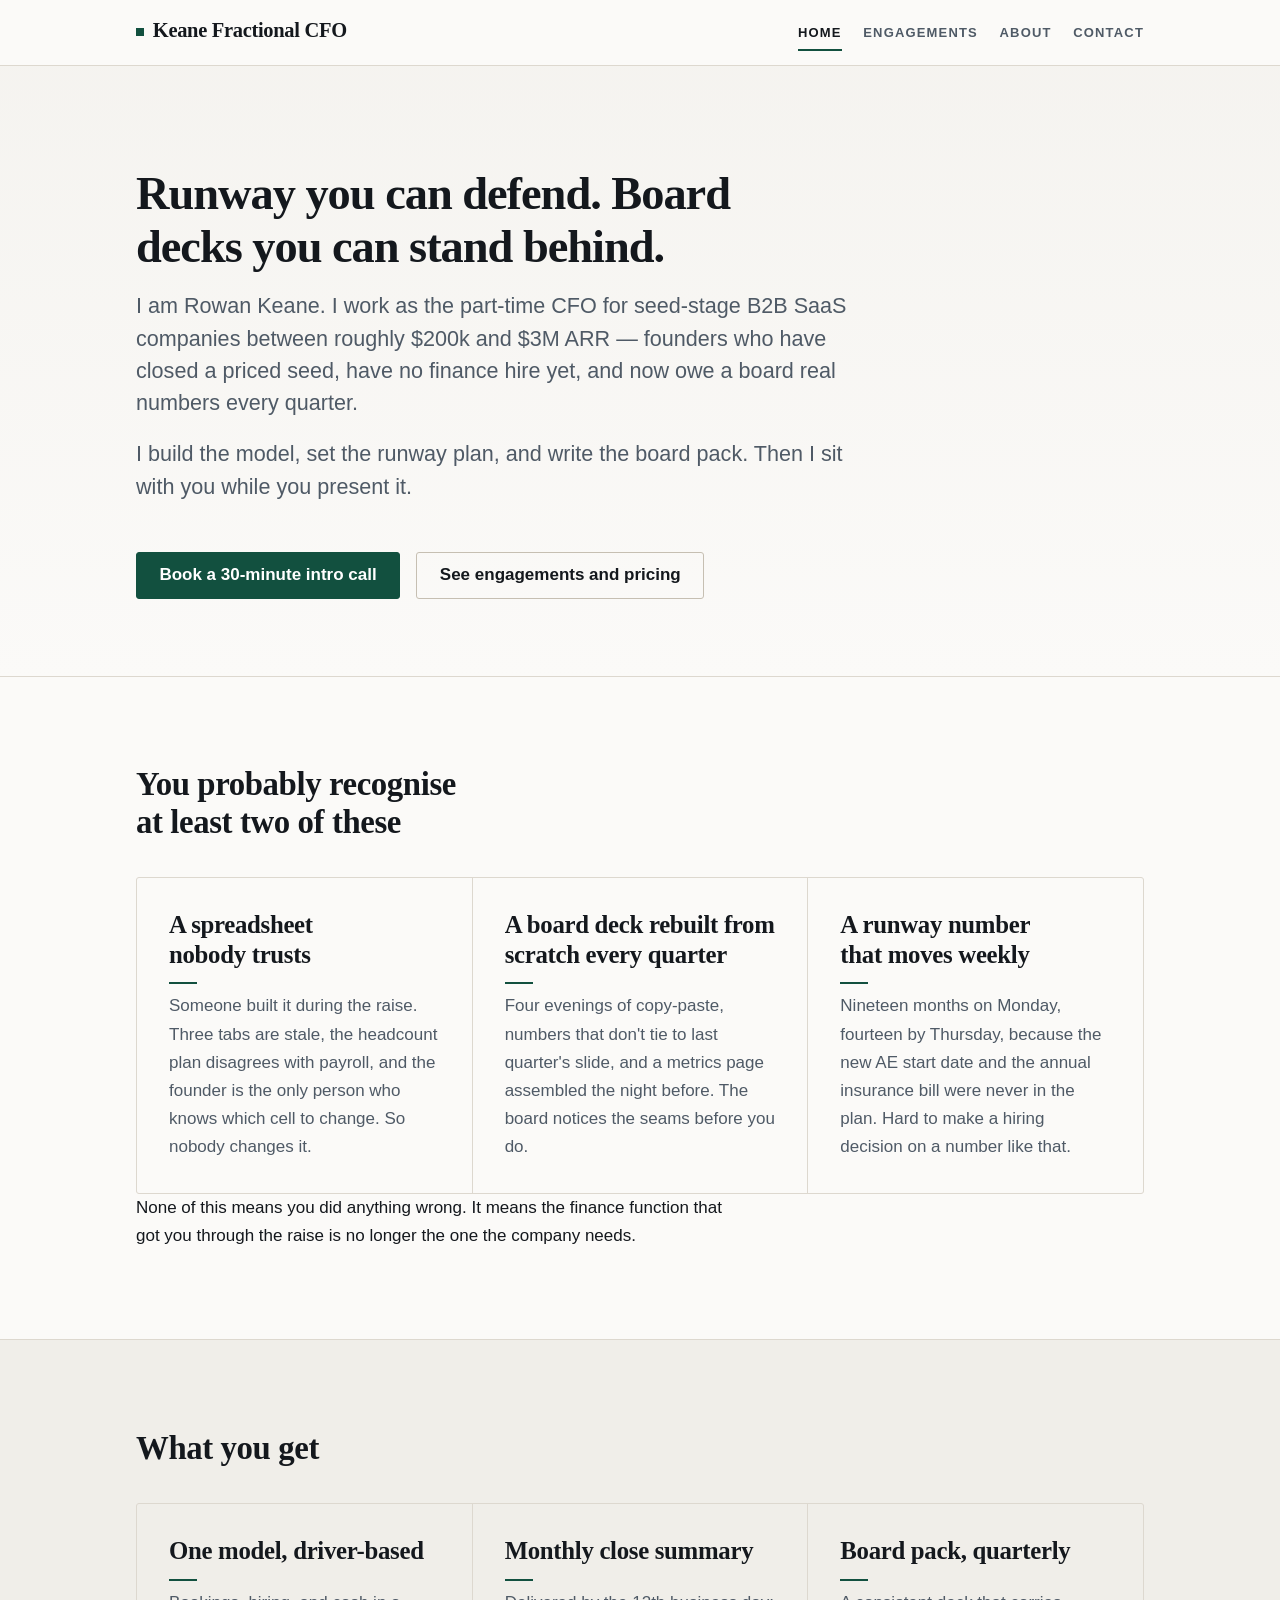
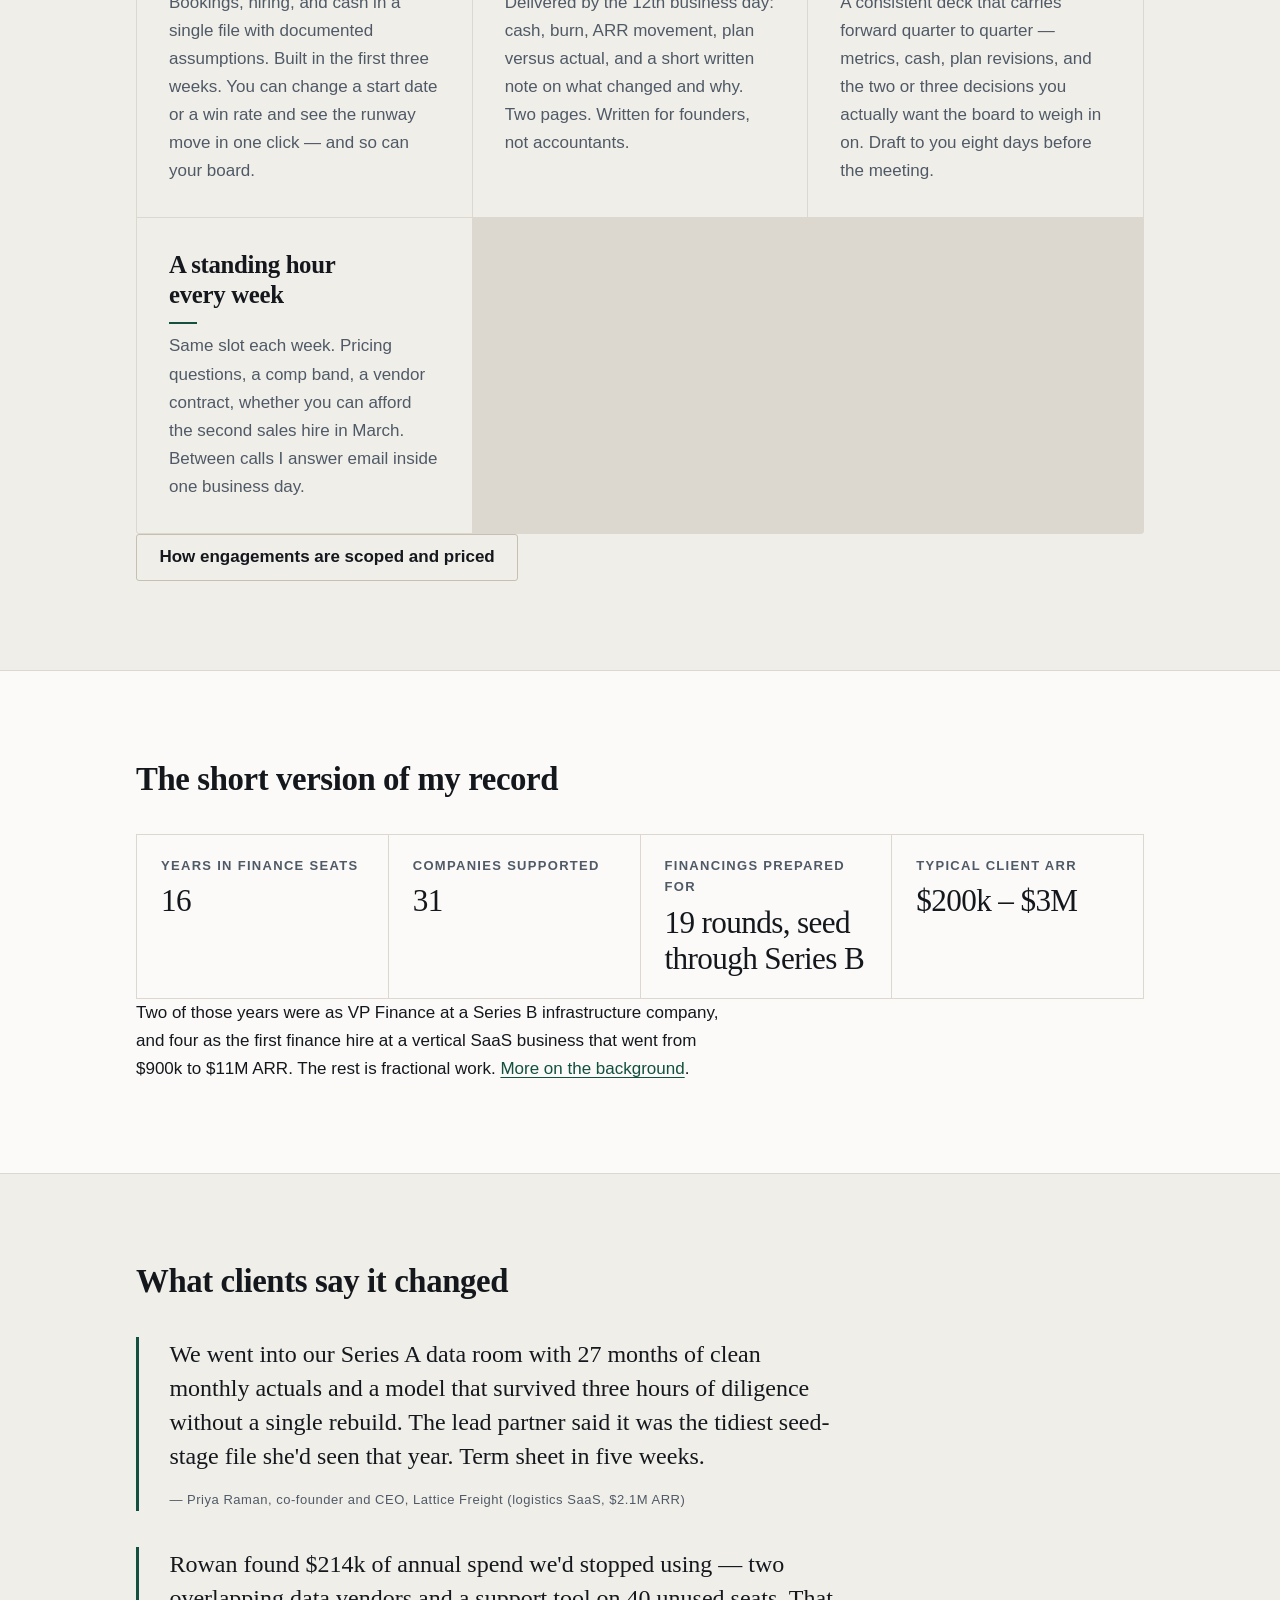
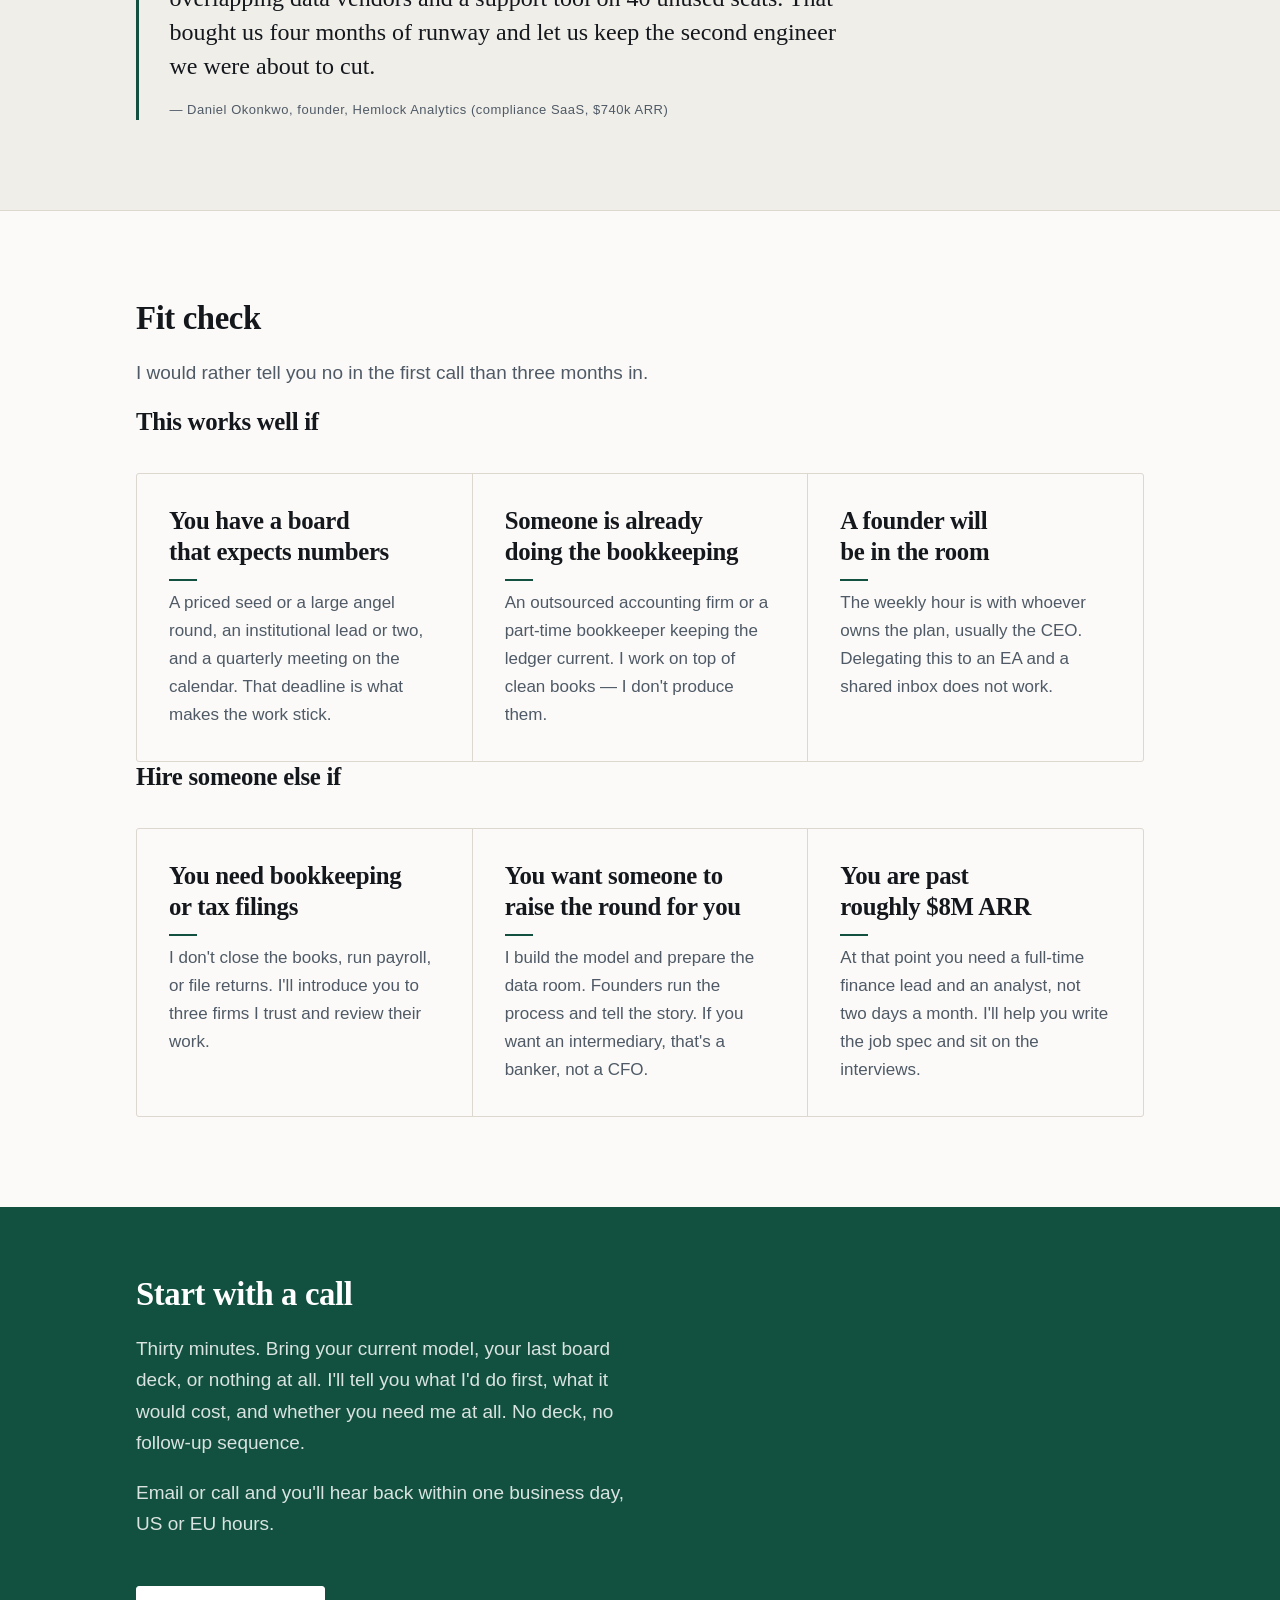
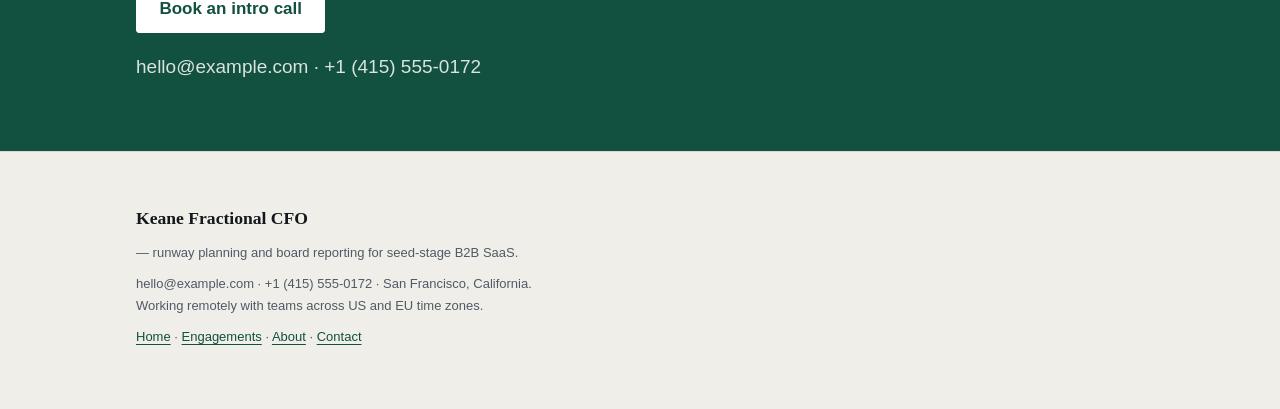
<file: index.html>
<!DOCTYPE html>
<html lang="en">
<head>
<meta charset="utf-8">
<meta name="viewport" content="width=device-width, initial-scale=1">
<title>Keane Fractional CFO — Runway planning and board reporting for seed-stage SaaS</title>
<link rel="icon" href="data:image/svg+xml,%3Csvg xmlns='http://www.w3.org/2000/svg' viewBox='0 0 32 32'%3E%3Crect width='32' height='32' rx='6' fill='%2312503f'/%3E%3Ctext x='16' y='23' font-family='Georgia,Times New Roman,serif' font-size='20' font-weight='700' text-anchor='middle' fill='%23ffffff'%3EK%3C/text%3E%3C/svg%3E">
<link rel="apple-touch-icon" href="data:image/svg+xml,%3Csvg xmlns='http://www.w3.org/2000/svg' viewBox='0 0 32 32'%3E%3Crect width='32' height='32' fill='%2312503f'/%3E%3Ctext x='16' y='23' font-family='Georgia,Times New Roman,serif' font-size='20' font-weight='700' text-anchor='middle' fill='%23ffffff'%3EK%3C/text%3E%3C/svg%3E">
<meta name="description" content="A fractional CFO for seed-stage B2B SaaS founders. One model, a monthly close summary, a board pack you can defend, and a standing hour every week. Based in San Francisco, working US and EU hours.">
<link rel="stylesheet" href="assets/styles.css">
</head>
<body>
<header class="site-header">
  <div class="container header-inner">
    <a class="brand" href="index.html">Keane Fractional CFO</a>
    <nav class="site-nav">
      <a href="index.html" class="is-current">Home</a>
      <a href="engagements.html">Engagements</a>
      <a href="about.html">About</a>
      <a href="contact.html">Contact</a>
    </nav>
  </div>
</header>

<main>

  <section class="hero">
    <div class="container">
      <h1>Runway you can defend. Board decks you can stand behind.</h1>
      <p>I am Rowan Keane. I work as the part-time CFO for seed-stage B2B SaaS companies between roughly $200k and $3M ARR — founders who have closed a priced seed, have no finance hire yet, and now owe a board real numbers every quarter.</p>
      <p>I build the model, set the runway plan, and write the board pack. Then I sit with you while you present it.</p>
      <p>
        <a class="button button-primary" href="contact.html">Book a 30-minute intro call</a>
        <a class="button button-secondary" href="engagements.html">See engagements and pricing</a>
      </p>
    </div>
  </section>

  <section class="section">
    <div class="container">
      <h2>You probably recognise at least two of these</h2>
      <ul class="card-grid">
        <li class="card">
          <h3>A spreadsheet nobody trusts</h3>
          <p>Someone built it during the raise. Three tabs are stale, the headcount plan disagrees with payroll, and the founder is the only person who knows which cell to change. So nobody changes it.</p>
        </li>
        <li class="card">
          <h3>A board deck rebuilt from scratch every quarter</h3>
          <p>Four evenings of copy-paste, numbers that don't tie to last quarter's slide, and a metrics page assembled the night before. The board notices the seams before you do.</p>
        </li>
        <li class="card">
          <h3>A runway number that moves weekly</h3>
          <p>Nineteen months on Monday, fourteen by Thursday, because the new AE start date and the annual insurance bill were never in the plan. Hard to make a hiring decision on a number like that.</p>
        </li>
      </ul>
      <p>None of this means you did anything wrong. It means the finance function that got you through the raise is no longer the one the company needs.</p>
    </div>
  </section>

  <section class="section section-alt">
    <div class="container">
      <h2>What you get</h2>
      <ul class="card-grid">
        <li class="card">
          <h3>One model, driver-based</h3>
          <p>Bookings, hiring, and cash in a single file with documented assumptions. Built in the first three weeks. You can change a start date or a win rate and see the runway move in one click — and so can your board.</p>
        </li>
        <li class="card">
          <h3>Monthly close summary</h3>
          <p>Delivered by the 12th business day: cash, burn, ARR movement, plan versus actual, and a short written note on what changed and why. Two pages. Written for founders, not accountants.</p>
        </li>
        <li class="card">
          <h3>Board pack, quarterly</h3>
          <p>A consistent deck that carries forward quarter to quarter — metrics, cash, plan revisions, and the two or three decisions you actually want the board to weigh in on. Draft to you eight days before the meeting.</p>
        </li>
        <li class="card">
          <h3>A standing hour every week</h3>
          <p>Same slot each week. Pricing questions, a comp band, a vendor contract, whether you can afford the second sales hire in March. Between calls I answer email inside one business day.</p>
        </li>
      </ul>
      <p><a class="button button-secondary" href="engagements.html">How engagements are scoped and priced</a></p>
    </div>
  </section>

  <section class="section">
    <div class="container">
      <h2>The short version of my record</h2>
      <dl class="facts">
        <div class="fact">
          <dt>Years in finance seats</dt>
          <dd>16</dd>
        </div>
        <div class="fact">
          <dt>Companies supported</dt>
          <dd>31</dd>
        </div>
        <div class="fact">
          <dt>Financings prepared for</dt>
          <dd>19 rounds, seed through Series B</dd>
        </div>
        <div class="fact">
          <dt>Typical client ARR</dt>
          <dd>$200k – $3M</dd>
        </div>
      </dl>
      <p>Two of those years were as VP Finance at a Series B infrastructure company, and four as the first finance hire at a vertical SaaS business that went from $900k to $11M ARR. The rest is fractional work. <a href="about.html">More on the background</a>.</p>
    </div>
  </section>

  <section class="section section-alt">
    <div class="container">
      <h2>What clients say it changed</h2>
      <blockquote class="quote">
        <p>We went into our Series A data room with 27 months of clean monthly actuals and a model that survived three hours of diligence without a single rebuild. The lead partner said it was the tidiest seed-stage file she'd seen that year. Term sheet in five weeks.</p>
        <cite>Priya Raman, co-founder and CEO, Lattice Freight (logistics SaaS, $2.1M ARR)</cite>
      </blockquote>
      <blockquote class="quote">
        <p>Rowan found $214k of annual spend we'd stopped using — two overlapping data vendors and a support tool on 40 unused seats. That bought us four months of runway and let us keep the second engineer we were about to cut.</p>
        <cite>Daniel Okonkwo, founder, Hemlock Analytics (compliance SaaS, $740k ARR)</cite>
      </blockquote>
    </div>
  </section>

  <section class="section">
    <div class="container">
      <h2>Fit check</h2>
      <p>I would rather tell you no in the first call than three months in.</p>
      <h3>This works well if</h3>
      <ul class="card-grid">
        <li class="card">
          <h3>You have a board that expects numbers</h3>
          <p>A priced seed or a large angel round, an institutional lead or two, and a quarterly meeting on the calendar. That deadline is what makes the work stick.</p>
        </li>
        <li class="card">
          <h3>Someone is already doing the bookkeeping</h3>
          <p>An outsourced accounting firm or a part-time bookkeeper keeping the ledger current. I work on top of clean books — I don't produce them.</p>
        </li>
        <li class="card">
          <h3>A founder will be in the room</h3>
          <p>The weekly hour is with whoever owns the plan, usually the CEO. Delegating this to an EA and a shared inbox does not work.</p>
        </li>
      </ul>
      <h3>Hire someone else if</h3>
      <ul class="card-grid">
        <li class="card">
          <h3>You need bookkeeping or tax filings</h3>
          <p>I don't close the books, run payroll, or file returns. I'll introduce you to three firms I trust and review their work.</p>
        </li>
        <li class="card">
          <h3>You want someone to raise the round for you</h3>
          <p>I build the model and prepare the data room. Founders run the process and tell the story. If you want an intermediary, that's a banker, not a CFO.</p>
        </li>
        <li class="card">
          <h3>You are past roughly $8M ARR</h3>
          <p>At that point you need a full-time finance lead and an analyst, not two days a month. I'll help you write the job spec and sit on the interviews.</p>
        </li>
      </ul>
    </div>
  </section>

  <section class="cta">
    <div class="container">
      <h2>Start with a call</h2>
      <p>Thirty minutes. Bring your current model, your last board deck, or nothing at all. I'll tell you what I'd do first, what it would cost, and whether you need me at all. No deck, no follow-up sequence.</p>
      <p>Email or call and you'll hear back within one business day, US or EU hours.</p>
      <p>
        <a class="button button-primary" href="contact.html">Book an intro call</a>
      </p>
      <p>hello@example.com · +1 (415) 555-0172</p>
    </div>
  </section>

</main>

<footer class="site-footer">
  <div class="container">
    <p><strong>Keane Fractional CFO</strong> — runway planning and board reporting for seed-stage B2B SaaS.</p>
    <p>hello@example.com · +1 (415) 555-0172 · San Francisco, California. Working remotely with teams across US and EU time zones.</p>
    <p><a href="index.html">Home</a> · <a href="engagements.html">Engagements</a> · <a href="about.html">About</a> · <a href="contact.html">Contact</a></p>
  </div>
</footer>
</body>
</html>
</file>
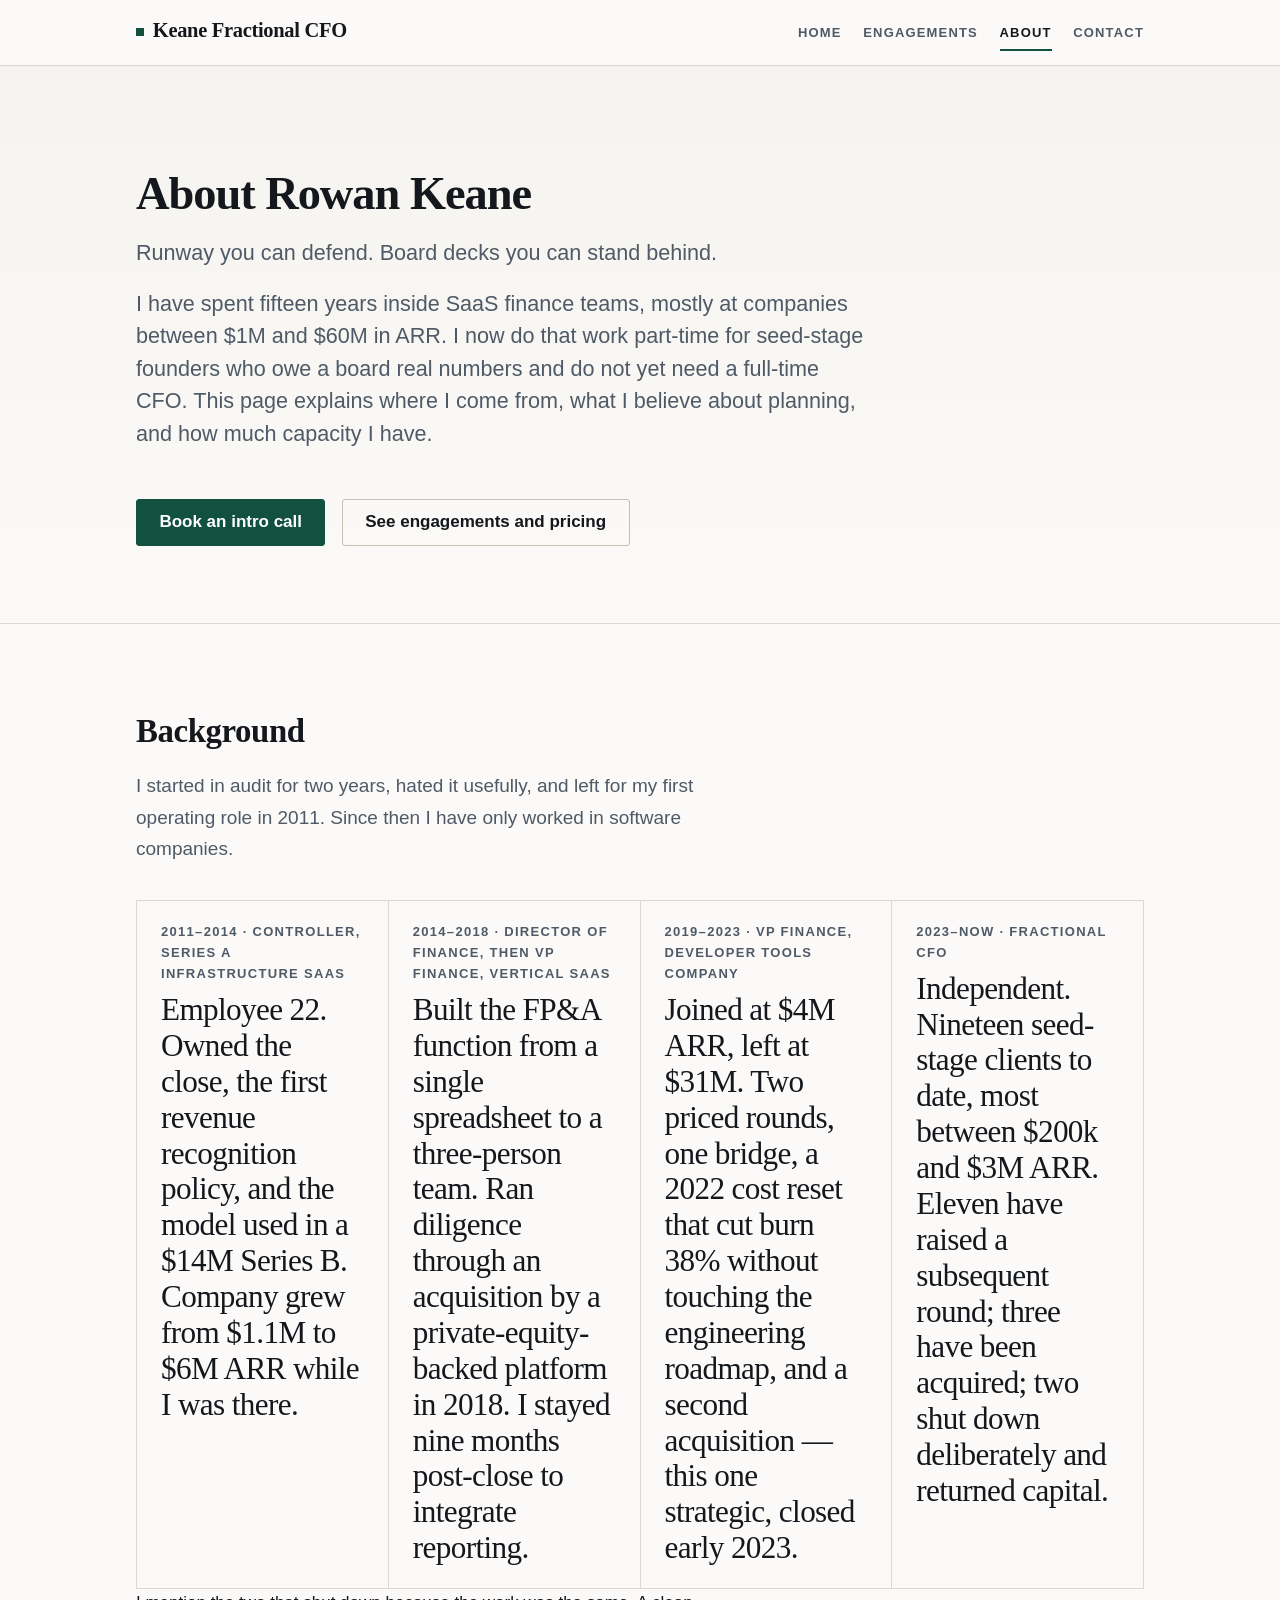
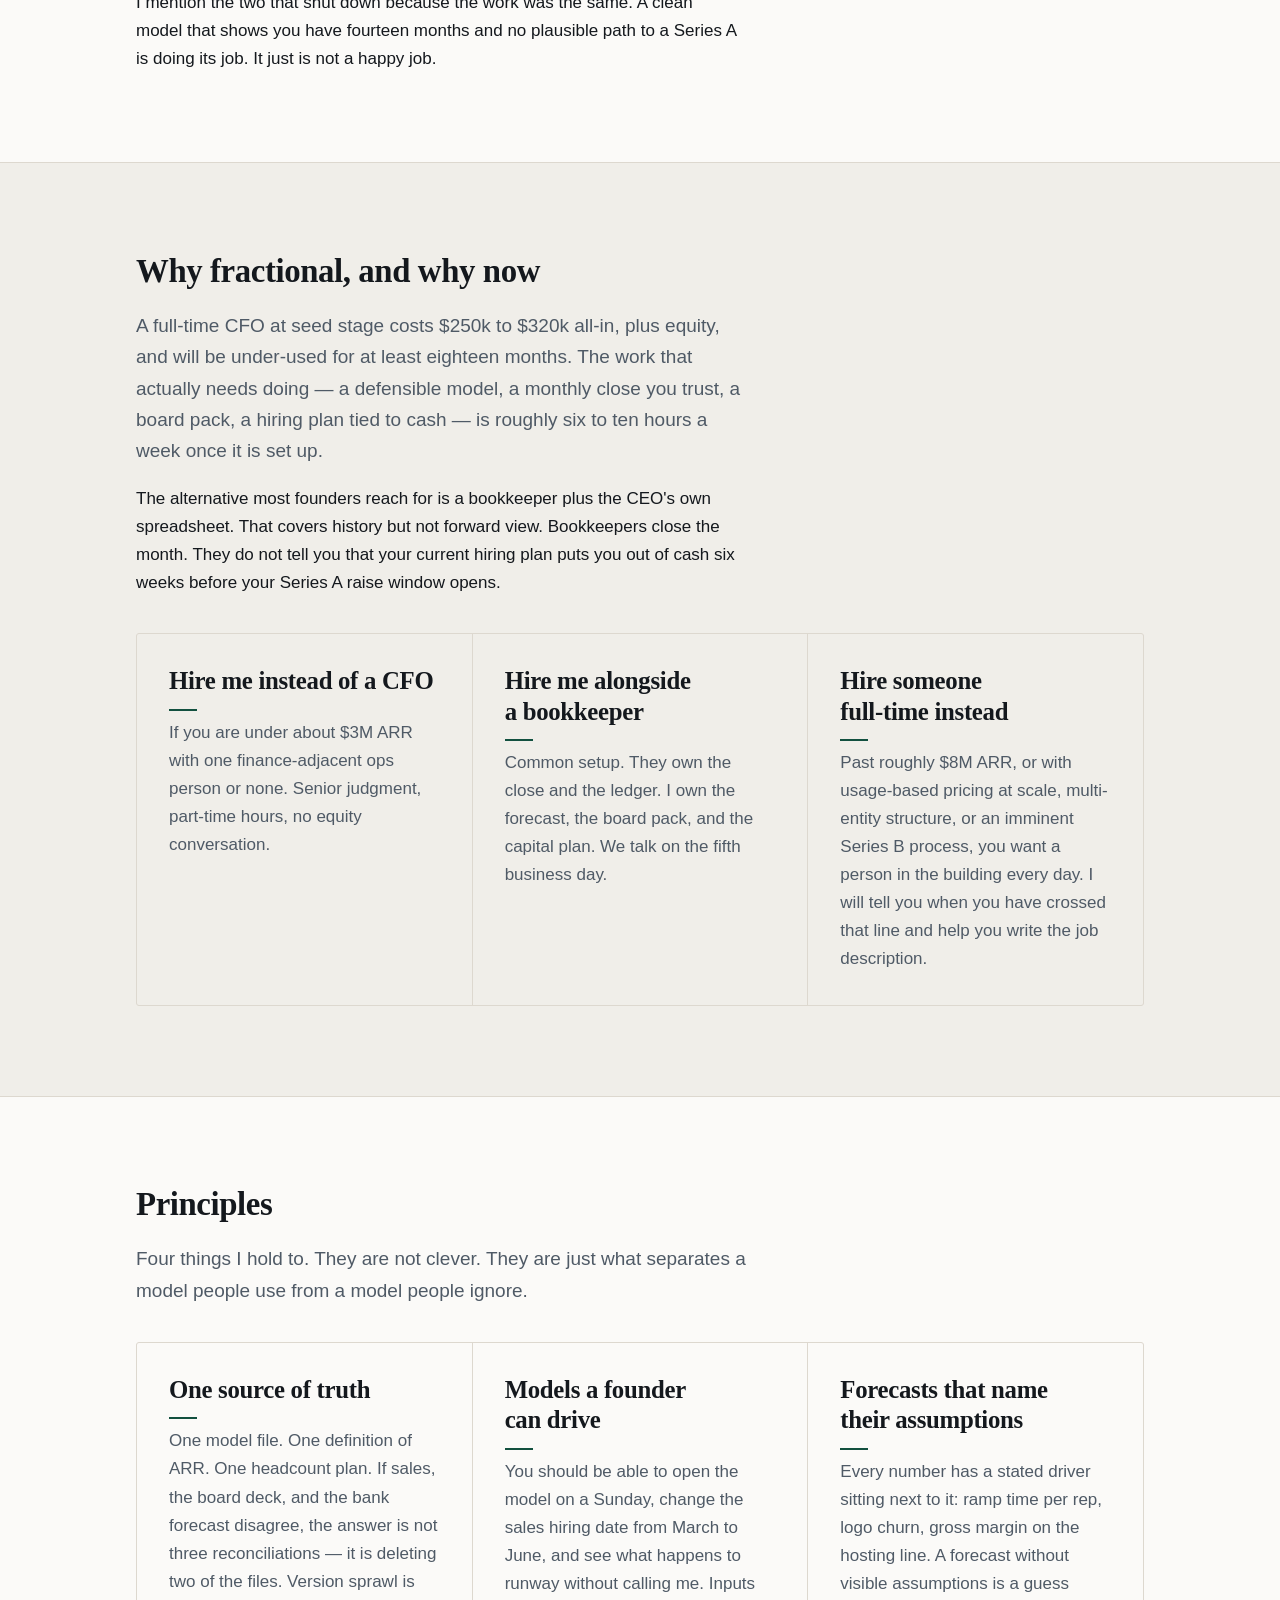
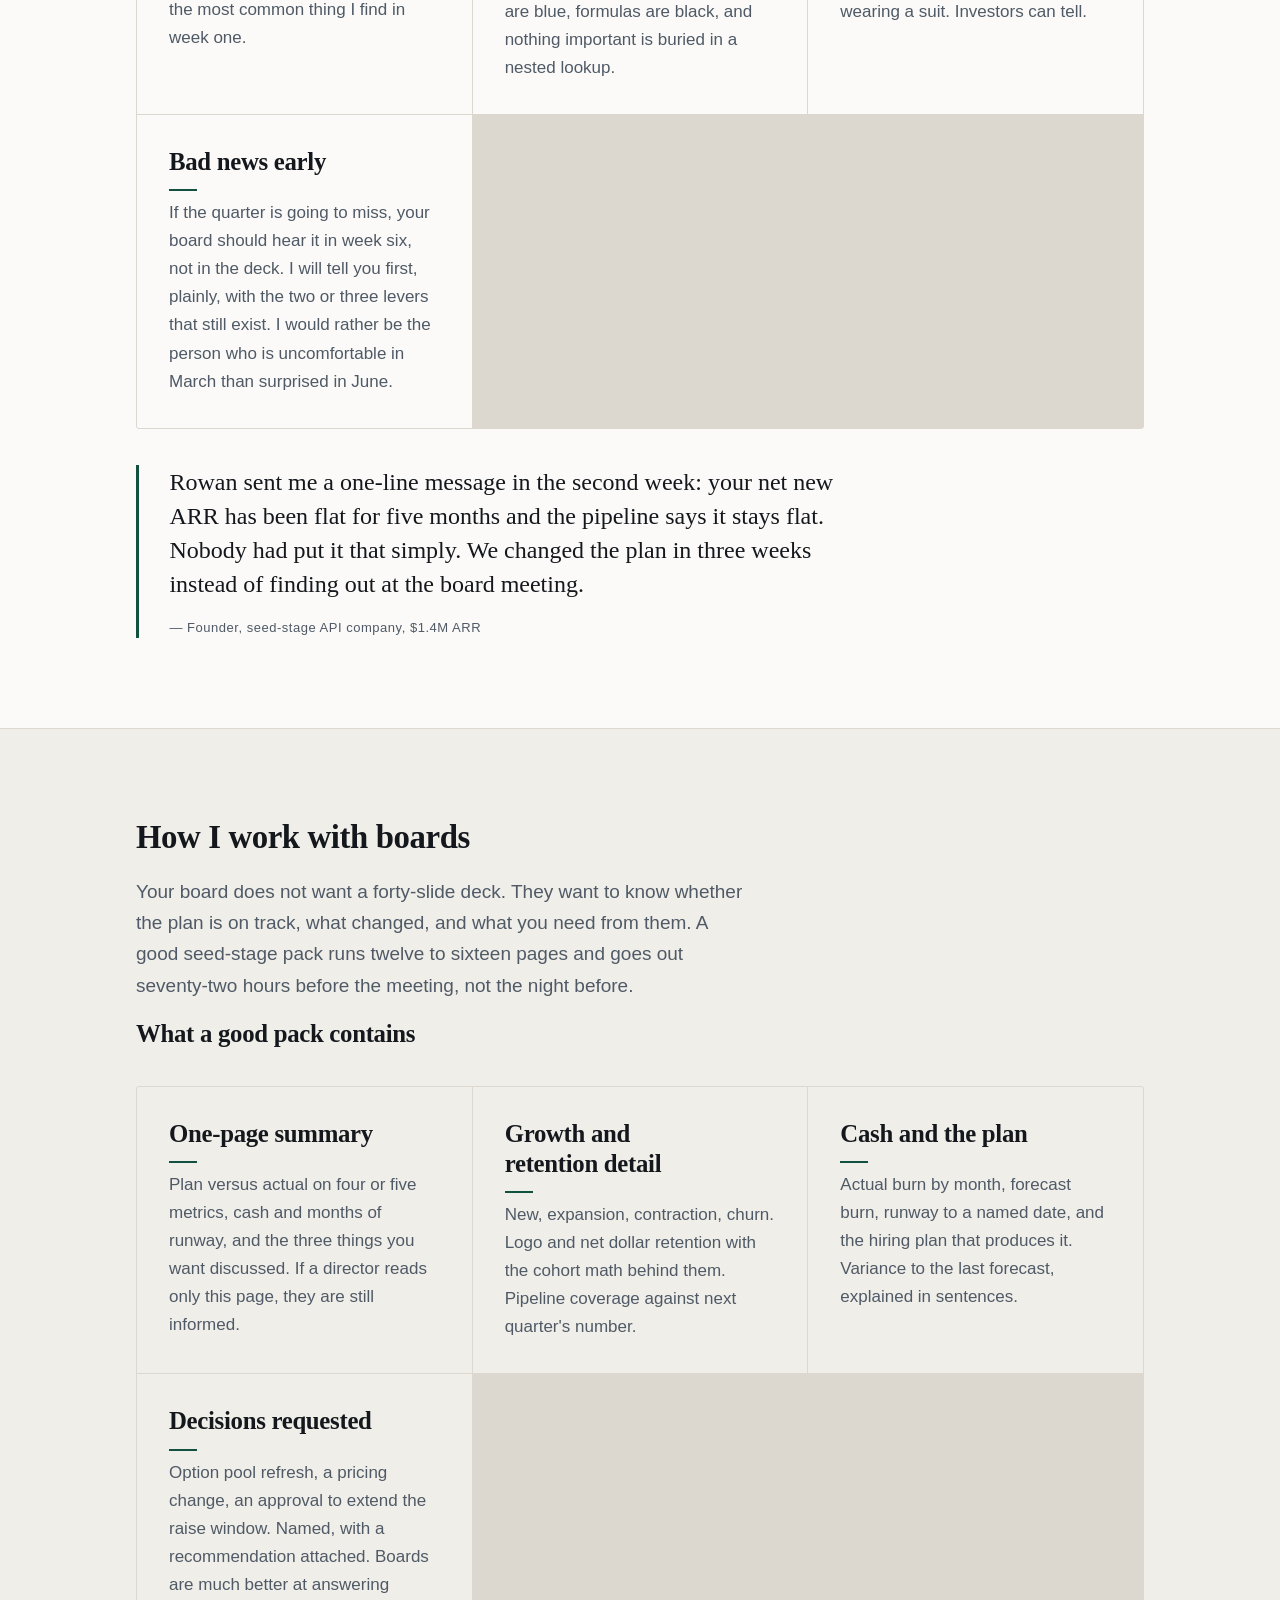
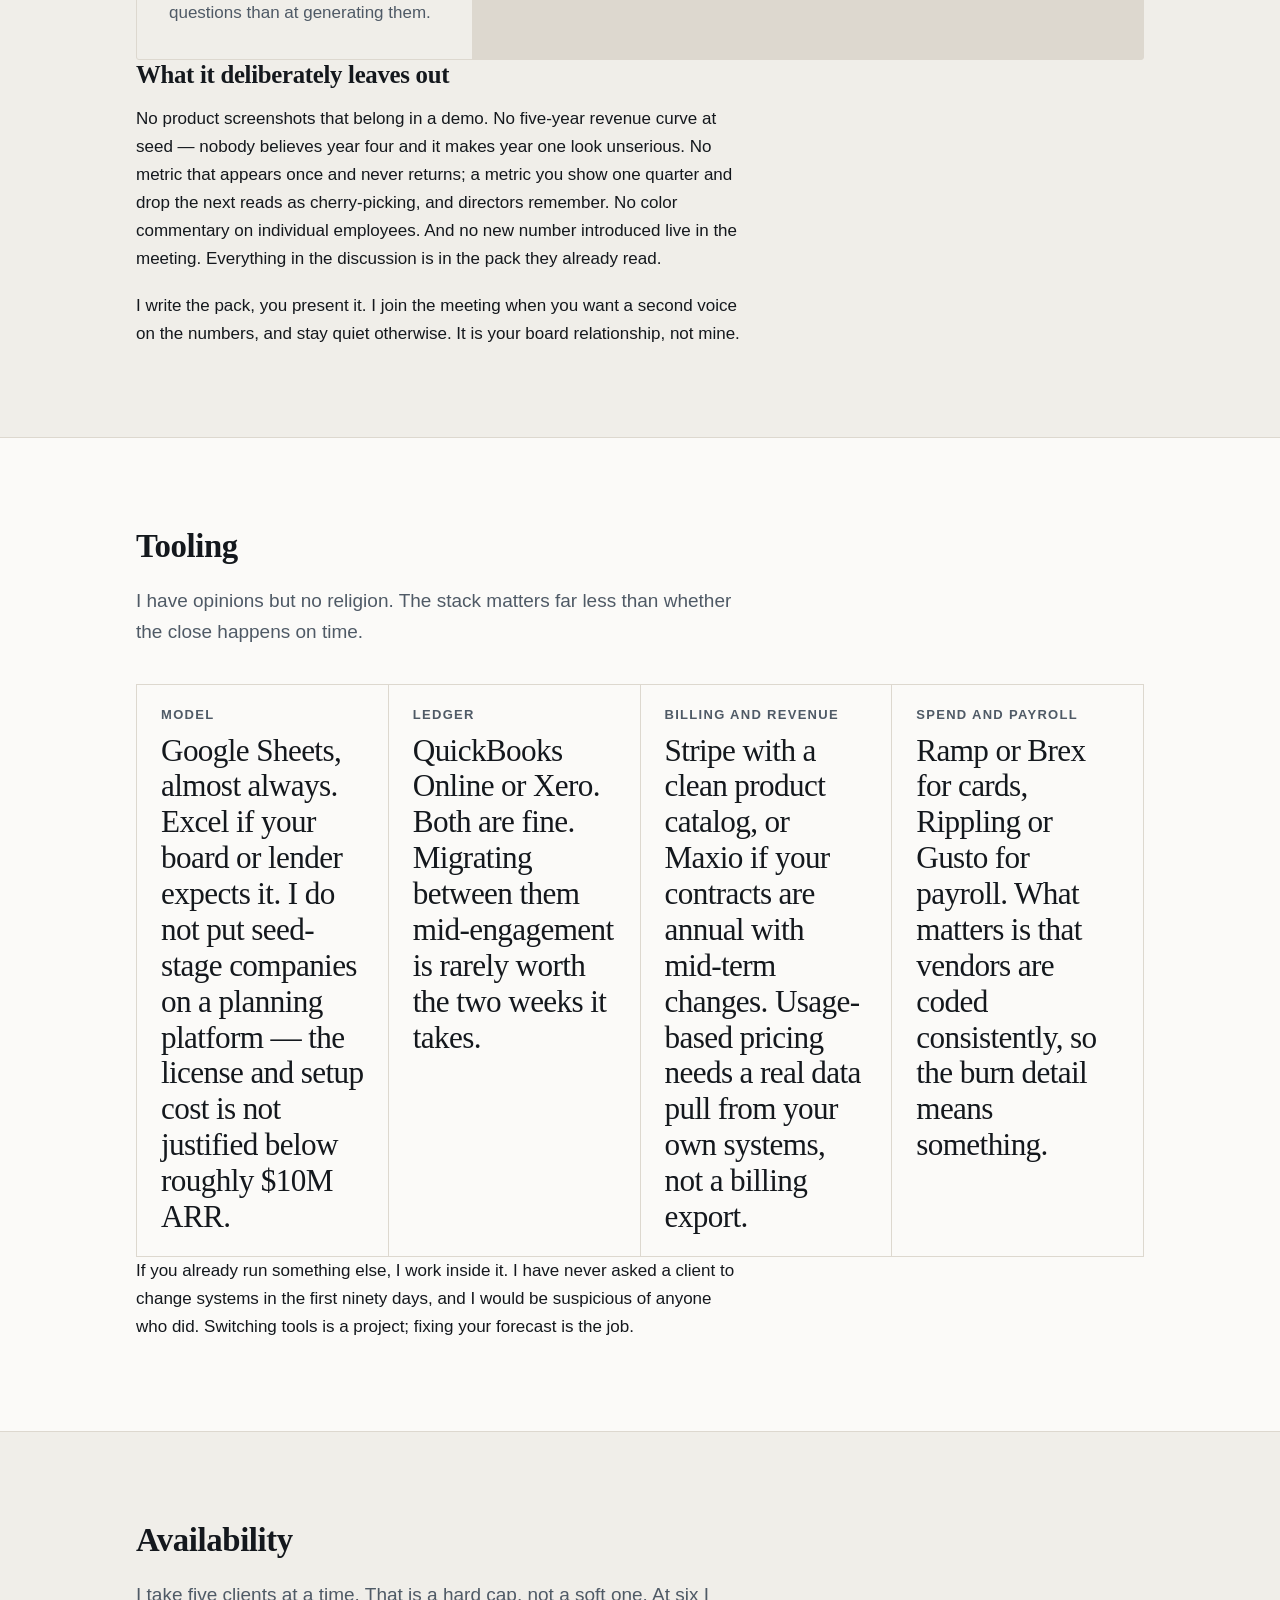
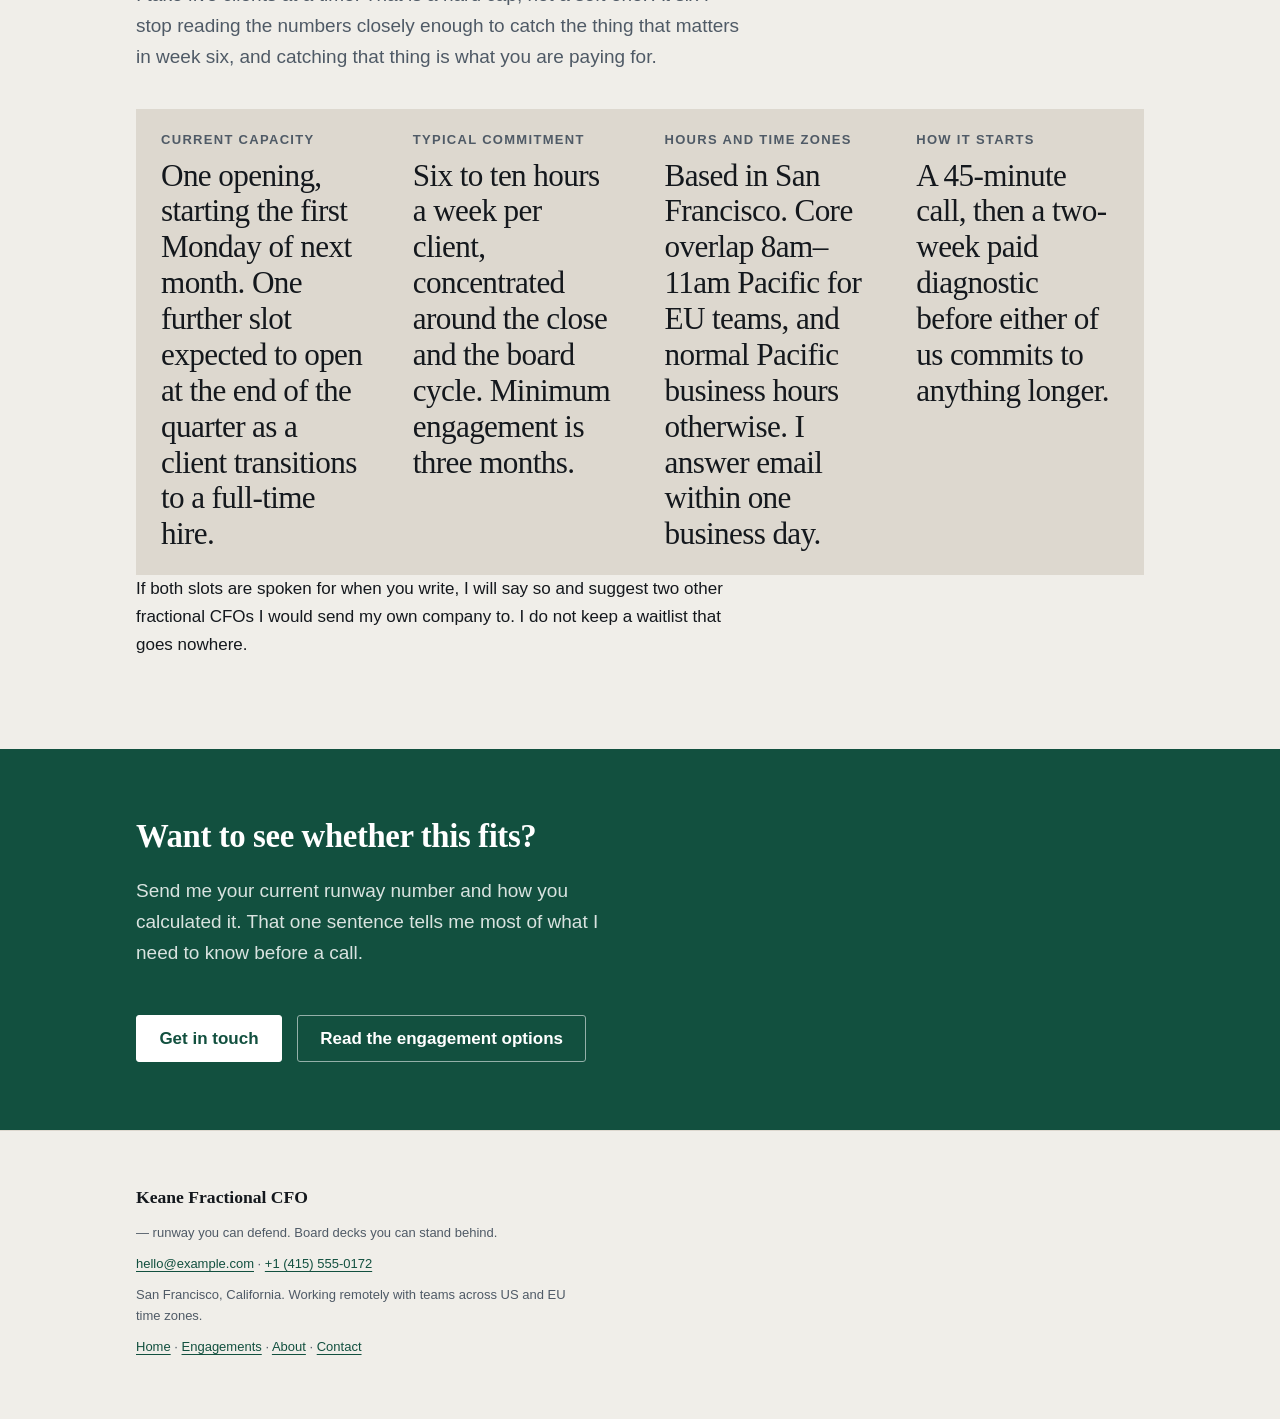
<file: about.html>
<!DOCTYPE html>
<html lang="en">
<head>
<meta charset="utf-8">
<meta name="viewport" content="width=device-width, initial-scale=1">
<title>About Rowan Keane — Operator Background | Keane Fractional CFO</title>
<link rel="icon" href="data:image/svg+xml,%3Csvg xmlns='http://www.w3.org/2000/svg' viewBox='0 0 32 32'%3E%3Crect width='32' height='32' rx='6' fill='%2312503f'/%3E%3Ctext x='16' y='23' font-family='Georgia,Times New Roman,serif' font-size='20' font-weight='700' text-anchor='middle' fill='%23ffffff'%3EK%3C/text%3E%3C/svg%3E">
<link rel="apple-touch-icon" href="data:image/svg+xml,%3Csvg xmlns='http://www.w3.org/2000/svg' viewBox='0 0 32 32'%3E%3Crect width='32' height='32' fill='%2312503f'/%3E%3Ctext x='16' y='23' font-family='Georgia,Times New Roman,serif' font-size='20' font-weight='700' text-anchor='middle' fill='%23ffffff'%3EK%3C/text%3E%3C/svg%3E">
<meta name="description" content="Fifteen years in SaaS finance, from Series A controller to VP Finance through two acquisitions. How Rowan Keane builds models, runs board packs, and works with seed-stage founders.">
<link rel="stylesheet" href="assets/styles.css">
</head>
<body>
<header class="site-header">
  <div class="container header-inner">
    <a class="brand" href="index.html">Keane Fractional CFO</a>
    <nav class="site-nav">
      <a href="index.html">Home</a>
      <a href="engagements.html">Engagements</a>
      <a href="about.html" class="is-current">About</a>
      <a href="contact.html">Contact</a>
    </nav>
  </div>
</header>

<main>

  <section class="hero">
    <div class="container">
      <h1>About Rowan Keane</h1>
      <p>Runway you can defend. Board decks you can stand behind.</p>
      <p>I have spent fifteen years inside SaaS finance teams, mostly at companies between $1M and $60M in ARR. I now do that work part-time for seed-stage founders who owe a board real numbers and do not yet need a full-time CFO. This page explains where I come from, what I believe about planning, and how much capacity I have.</p>
      <p>
        <a class="button button-primary" href="contact.html">Book an intro call</a>
        <a class="button button-secondary" href="engagements.html">See engagements and pricing</a>
      </p>
    </div>
  </section>

  <section class="section">
    <div class="container">
      <h2>Background</h2>
      <p>I started in audit for two years, hated it usefully, and left for my first operating role in 2011. Since then I have only worked in software companies.</p>
      <dl class="facts">
        <div class="fact">
          <dt>2011–2014 · Controller, Series A infrastructure SaaS</dt>
          <dd>Employee 22. Owned the close, the first revenue recognition policy, and the model used in a $14M Series B. Company grew from $1.1M to $6M ARR while I was there.</dd>
        </div>
        <div class="fact">
          <dt>2014–2018 · Director of Finance, then VP Finance, vertical SaaS</dt>
          <dd>Built the FP&amp;A function from a single spreadsheet to a three-person team. Ran diligence through an acquisition by a private-equity-backed platform in 2018. I stayed nine months post-close to integrate reporting.</dd>
        </div>
        <div class="fact">
          <dt>2019–2023 · VP Finance, developer tools company</dt>
          <dd>Joined at $4M ARR, left at $31M. Two priced rounds, one bridge, a 2022 cost reset that cut burn 38% without touching the engineering roadmap, and a second acquisition — this one strategic, closed early 2023.</dd>
        </div>
        <div class="fact">
          <dt>2023–now · Fractional CFO</dt>
          <dd>Independent. Nineteen seed-stage clients to date, most between $200k and $3M ARR. Eleven have raised a subsequent round; three have been acquired; two shut down deliberately and returned capital.</dd>
        </div>
      </dl>
      <p>I mention the two that shut down because the work was the same. A clean model that shows you have fourteen months and no plausible path to a Series A is doing its job. It just is not a happy job.</p>
    </div>
  </section>

  <section class="section section-alt">
    <div class="container">
      <h2>Why fractional, and why now</h2>
      <p>A full-time CFO at seed stage costs $250k to $320k all-in, plus equity, and will be under-used for at least eighteen months. The work that actually needs doing — a defensible model, a monthly close you trust, a board pack, a hiring plan tied to cash — is roughly six to ten hours a week once it is set up.</p>
      <p>The alternative most founders reach for is a bookkeeper plus the CEO's own spreadsheet. That covers history but not forward view. Bookkeepers close the month. They do not tell you that your current hiring plan puts you out of cash six weeks before your Series A raise window opens.</p>
      <ul class="card-grid">
        <li class="card">
          <h3>Hire me instead of a CFO</h3>
          <p>If you are under about $3M ARR with one finance-adjacent ops person or none. Senior judgment, part-time hours, no equity conversation.</p>
        </li>
        <li class="card">
          <h3>Hire me alongside a bookkeeper</h3>
          <p>Common setup. They own the close and the ledger. I own the forecast, the board pack, and the capital plan. We talk on the fifth business day.</p>
        </li>
        <li class="card">
          <h3>Hire someone full-time instead</h3>
          <p>Past roughly $8M ARR, or with usage-based pricing at scale, multi-entity structure, or an imminent Series B process, you want a person in the building every day. I will tell you when you have crossed that line and help you write the job description.</p>
        </li>
      </ul>
    </div>
  </section>

  <section class="section">
    <div class="container">
      <h2>Principles</h2>
      <p>Four things I hold to. They are not clever. They are just what separates a model people use from a model people ignore.</p>
      <ul class="card-grid">
        <li class="card">
          <h3>One source of truth</h3>
          <p>One model file. One definition of ARR. One headcount plan. If sales, the board deck, and the bank forecast disagree, the answer is not three reconciliations — it is deleting two of the files. Version sprawl is the most common thing I find in week one.</p>
        </li>
        <li class="card">
          <h3>Models a founder can drive</h3>
          <p>You should be able to open the model on a Sunday, change the sales hiring date from March to June, and see what happens to runway without calling me. Inputs are blue, formulas are black, and nothing important is buried in a nested lookup.</p>
        </li>
        <li class="card">
          <h3>Forecasts that name their assumptions</h3>
          <p>Every number has a stated driver sitting next to it: ramp time per rep, logo churn, gross margin on the hosting line. A forecast without visible assumptions is a guess wearing a suit. Investors can tell.</p>
        </li>
        <li class="card">
          <h3>Bad news early</h3>
          <p>If the quarter is going to miss, your board should hear it in week six, not in the deck. I will tell you first, plainly, with the two or three levers that still exist. I would rather be the person who is uncomfortable in March than surprised in June.</p>
        </li>
      </ul>
      <blockquote class="quote">
        <p>Rowan sent me a one-line message in the second week: your net new ARR has been flat for five months and the pipeline says it stays flat. Nobody had put it that simply. We changed the plan in three weeks instead of finding out at the board meeting.</p>
        <cite>Founder, seed-stage API company, $1.4M ARR</cite>
      </blockquote>
    </div>
  </section>

  <section class="section section-alt">
    <div class="container">
      <h2>How I work with boards</h2>
      <p>Your board does not want a forty-slide deck. They want to know whether the plan is on track, what changed, and what you need from them. A good seed-stage pack runs twelve to sixteen pages and goes out seventy-two hours before the meeting, not the night before.</p>
      <h3>What a good pack contains</h3>
      <ul class="card-grid">
        <li class="card">
          <h3>One-page summary</h3>
          <p>Plan versus actual on four or five metrics, cash and months of runway, and the three things you want discussed. If a director reads only this page, they are still informed.</p>
        </li>
        <li class="card">
          <h3>Growth and retention detail</h3>
          <p>New, expansion, contraction, churn. Logo and net dollar retention with the cohort math behind them. Pipeline coverage against next quarter's number.</p>
        </li>
        <li class="card">
          <h3>Cash and the plan</h3>
          <p>Actual burn by month, forecast burn, runway to a named date, and the hiring plan that produces it. Variance to the last forecast, explained in sentences.</p>
        </li>
        <li class="card">
          <h3>Decisions requested</h3>
          <p>Option pool refresh, a pricing change, an approval to extend the raise window. Named, with a recommendation attached. Boards are much better at answering questions than at generating them.</p>
        </li>
      </ul>
      <h3>What it deliberately leaves out</h3>
      <p>No product screenshots that belong in a demo. No five-year revenue curve at seed — nobody believes year four and it makes year one look unserious. No metric that appears once and never returns; a metric you show one quarter and drop the next reads as cherry-picking, and directors remember. No color commentary on individual employees. And no new number introduced live in the meeting. Everything in the discussion is in the pack they already read.</p>
      <p>I write the pack, you present it. I join the meeting when you want a second voice on the numbers, and stay quiet otherwise. It is your board relationship, not mine.</p>
    </div>
  </section>

  <section class="section">
    <div class="container">
      <h2>Tooling</h2>
      <p>I have opinions but no religion. The stack matters far less than whether the close happens on time.</p>
      <dl class="facts">
        <div class="fact">
          <dt>Model</dt>
          <dd>Google Sheets, almost always. Excel if your board or lender expects it. I do not put seed-stage companies on a planning platform — the license and setup cost is not justified below roughly $10M ARR.</dd>
        </div>
        <div class="fact">
          <dt>Ledger</dt>
          <dd>QuickBooks Online or Xero. Both are fine. Migrating between them mid-engagement is rarely worth the two weeks it takes.</dd>
        </div>
        <div class="fact">
          <dt>Billing and revenue</dt>
          <dd>Stripe with a clean product catalog, or Maxio if your contracts are annual with mid-term changes. Usage-based pricing needs a real data pull from your own systems, not a billing export.</dd>
        </div>
        <div class="fact">
          <dt>Spend and payroll</dt>
          <dd>Ramp or Brex for cards, Rippling or Gusto for payroll. What matters is that vendors are coded consistently, so the burn detail means something.</dd>
        </div>
      </dl>
      <p>If you already run something else, I work inside it. I have never asked a client to change systems in the first ninety days, and I would be suspicious of anyone who did. Switching tools is a project; fixing your forecast is the job.</p>
    </div>
  </section>

  <section class="section section-alt">
    <div class="container">
      <h2>Availability</h2>
      <p>I take five clients at a time. That is a hard cap, not a soft one. At six I stop reading the numbers closely enough to catch the thing that matters in week six, and catching that thing is what you are paying for.</p>
      <dl class="facts">
        <div class="fact">
          <dt>Current capacity</dt>
          <dd>One opening, starting the first Monday of next month. One further slot expected to open at the end of the quarter as a client transitions to a full-time hire.</dd>
        </div>
        <div class="fact">
          <dt>Typical commitment</dt>
          <dd>Six to ten hours a week per client, concentrated around the close and the board cycle. Minimum engagement is three months.</dd>
        </div>
        <div class="fact">
          <dt>Hours and time zones</dt>
          <dd>Based in San Francisco. Core overlap 8am–11am Pacific for EU teams, and normal Pacific business hours otherwise. I answer email within one business day.</dd>
        </div>
        <div class="fact">
          <dt>How it starts</dt>
          <dd>A 45-minute call, then a two-week paid diagnostic before either of us commits to anything longer.</dd>
        </div>
      </dl>
      <p>If both slots are spoken for when you write, I will say so and suggest two other fractional CFOs I would send my own company to. I do not keep a waitlist that goes nowhere.</p>
    </div>
  </section>

  <section class="cta">
    <div class="container">
      <h2>Want to see whether this fits?</h2>
      <p>Send me your current runway number and how you calculated it. That one sentence tells me most of what I need to know before a call.</p>
      <p>
        <a class="button button-primary" href="contact.html">Get in touch</a>
        <a class="button button-secondary" href="engagements.html">Read the engagement options</a>
      </p>
    </div>
  </section>

</main>

<footer class="site-footer">
  <div class="container">
    <p><strong>Keane Fractional CFO</strong> — runway you can defend. Board decks you can stand behind.</p>
    <p><a href="mailto:hello@example.com">hello@example.com</a> · <a href="tel:+14155550172">+1 (415) 555-0172</a></p>
    <p>San Francisco, California. Working remotely with teams across US and EU time zones.</p>
    <p><a href="index.html">Home</a> · <a href="engagements.html">Engagements</a> · <a href="about.html">About</a> · <a href="contact.html">Contact</a></p>
  </div>
</footer>
</body>
</html>
</file>
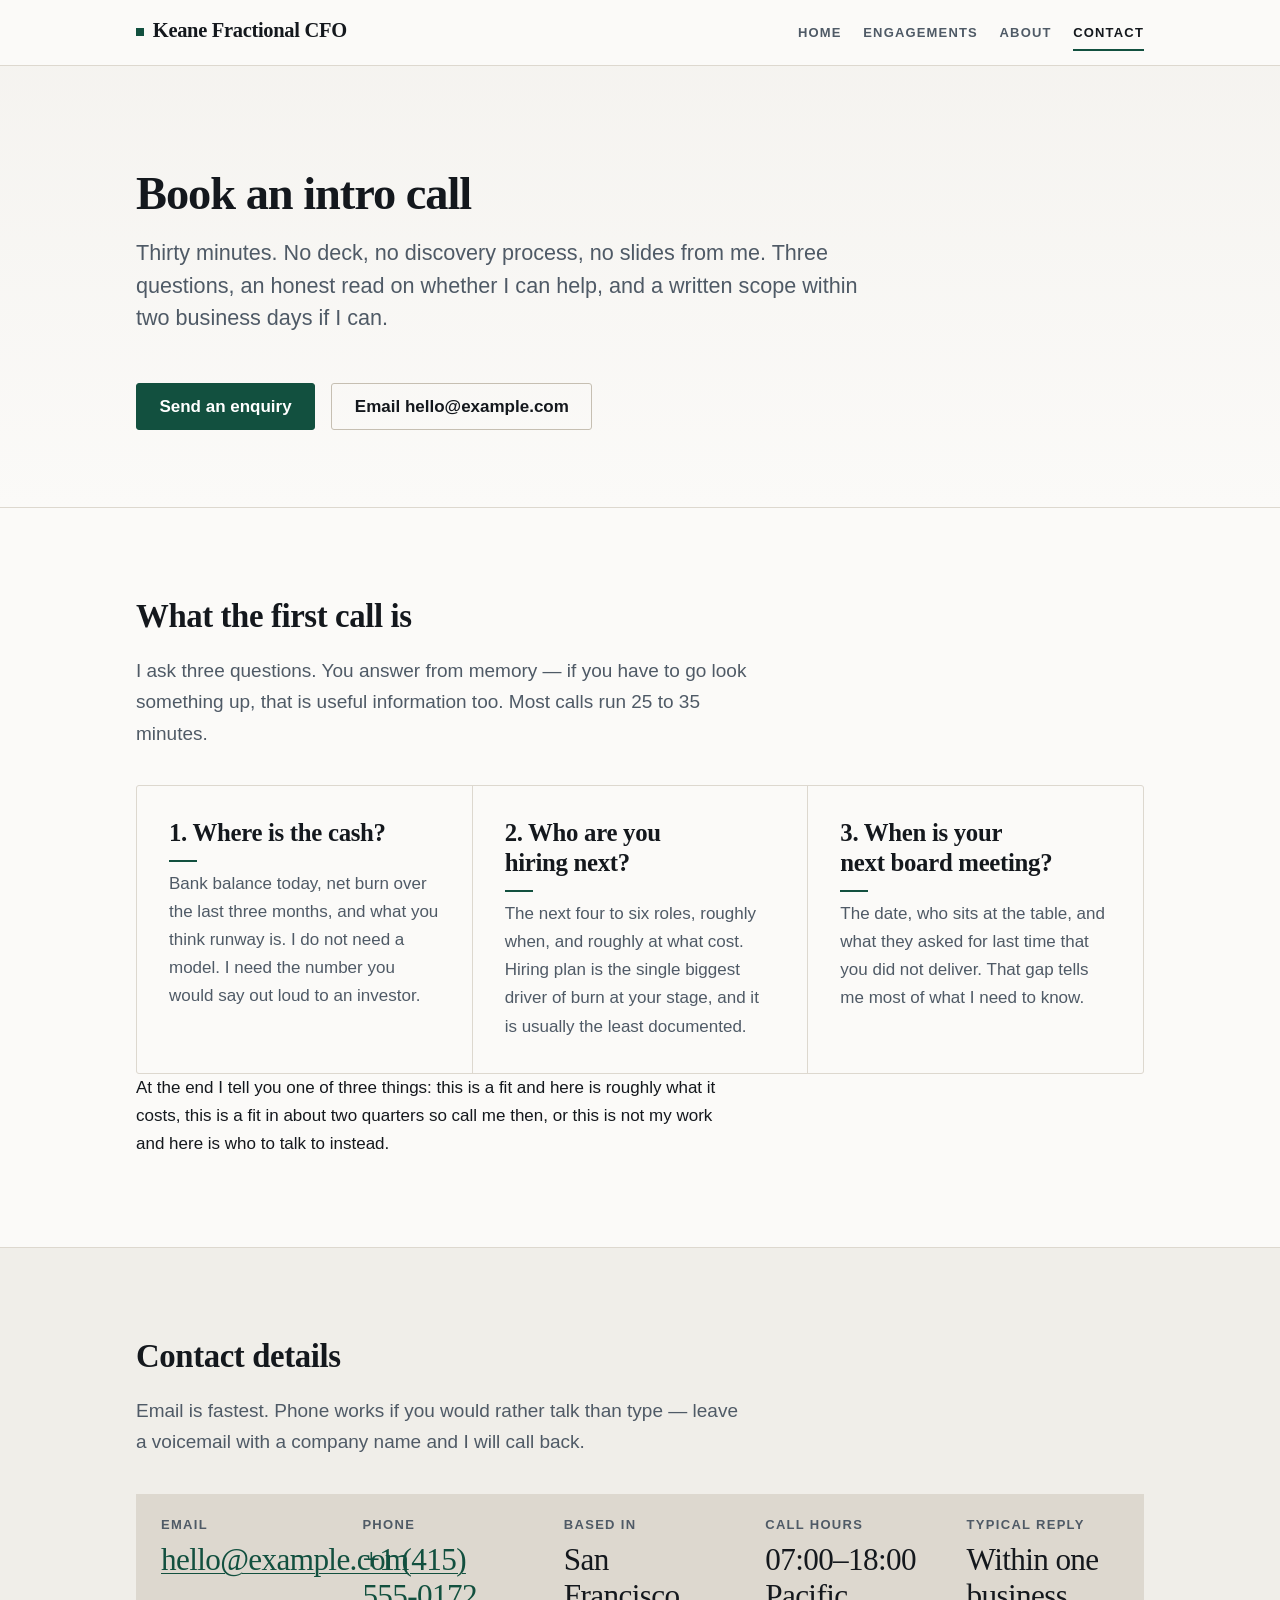
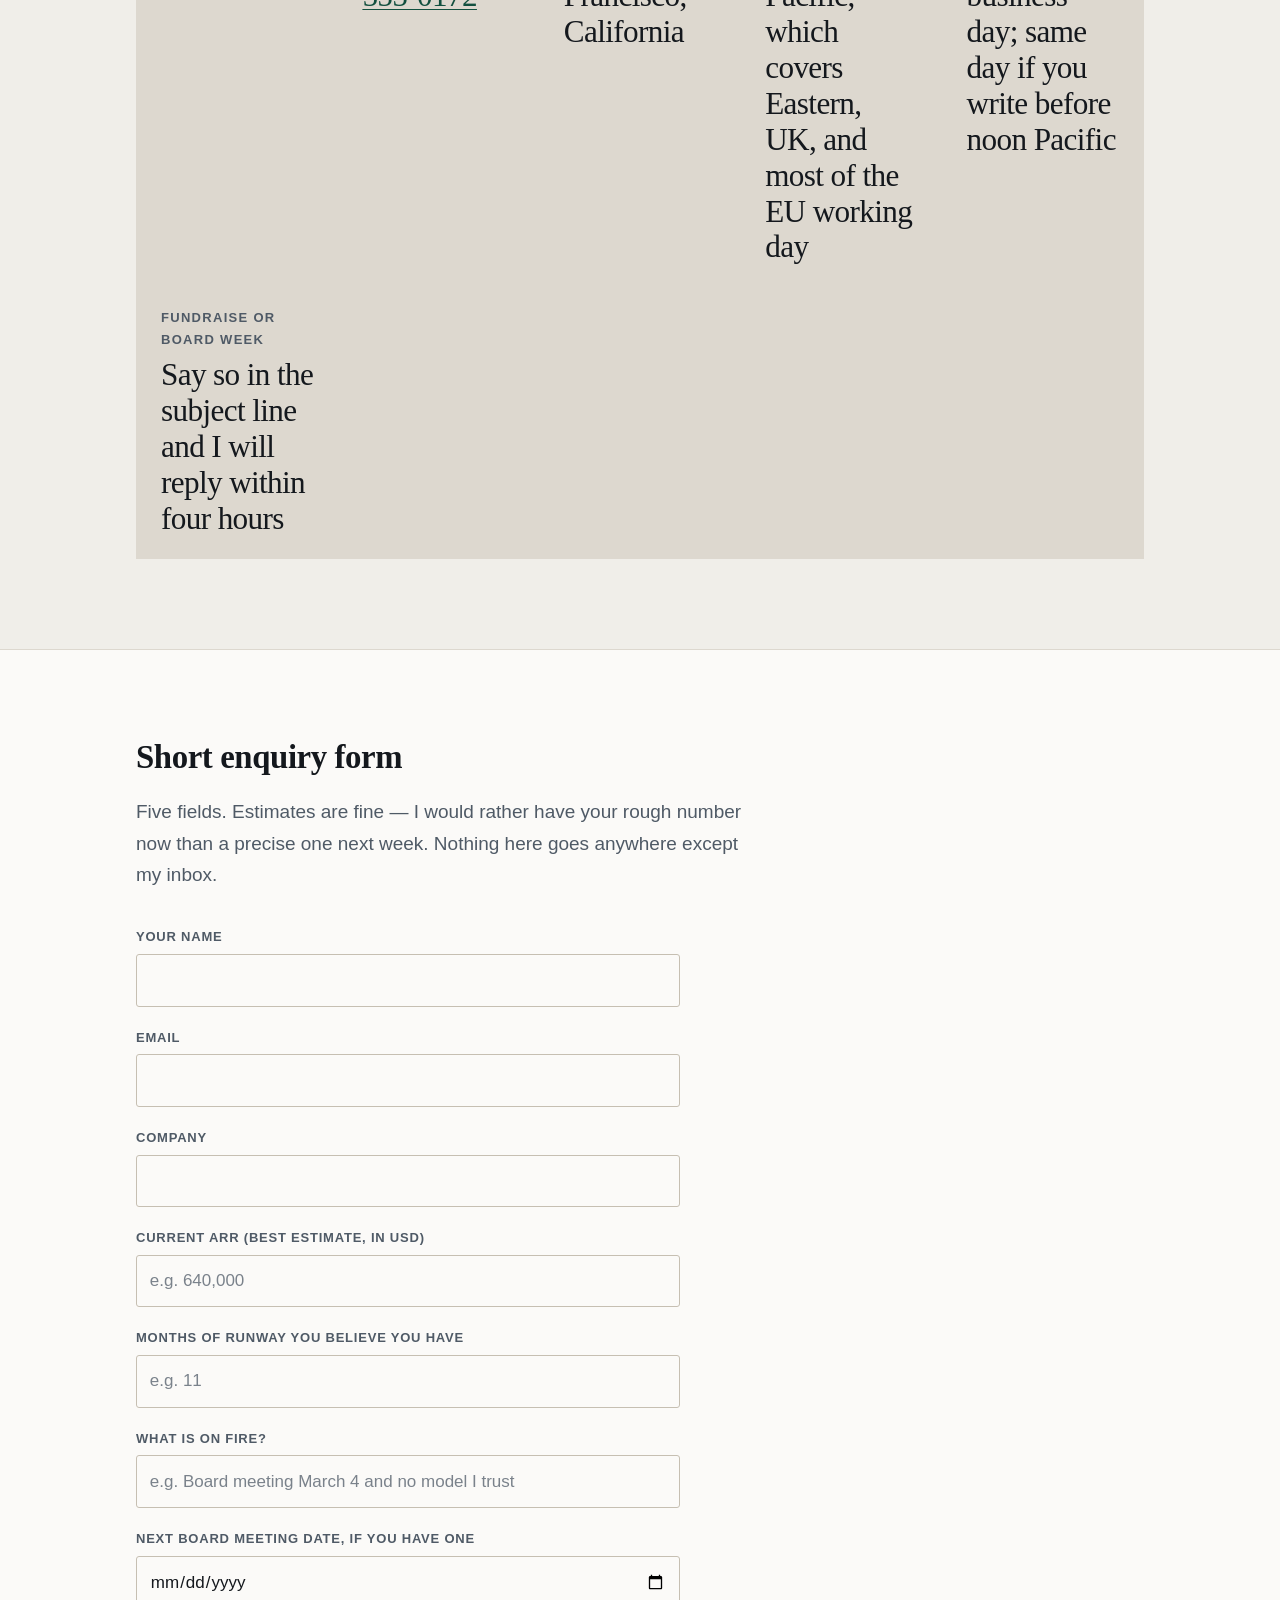
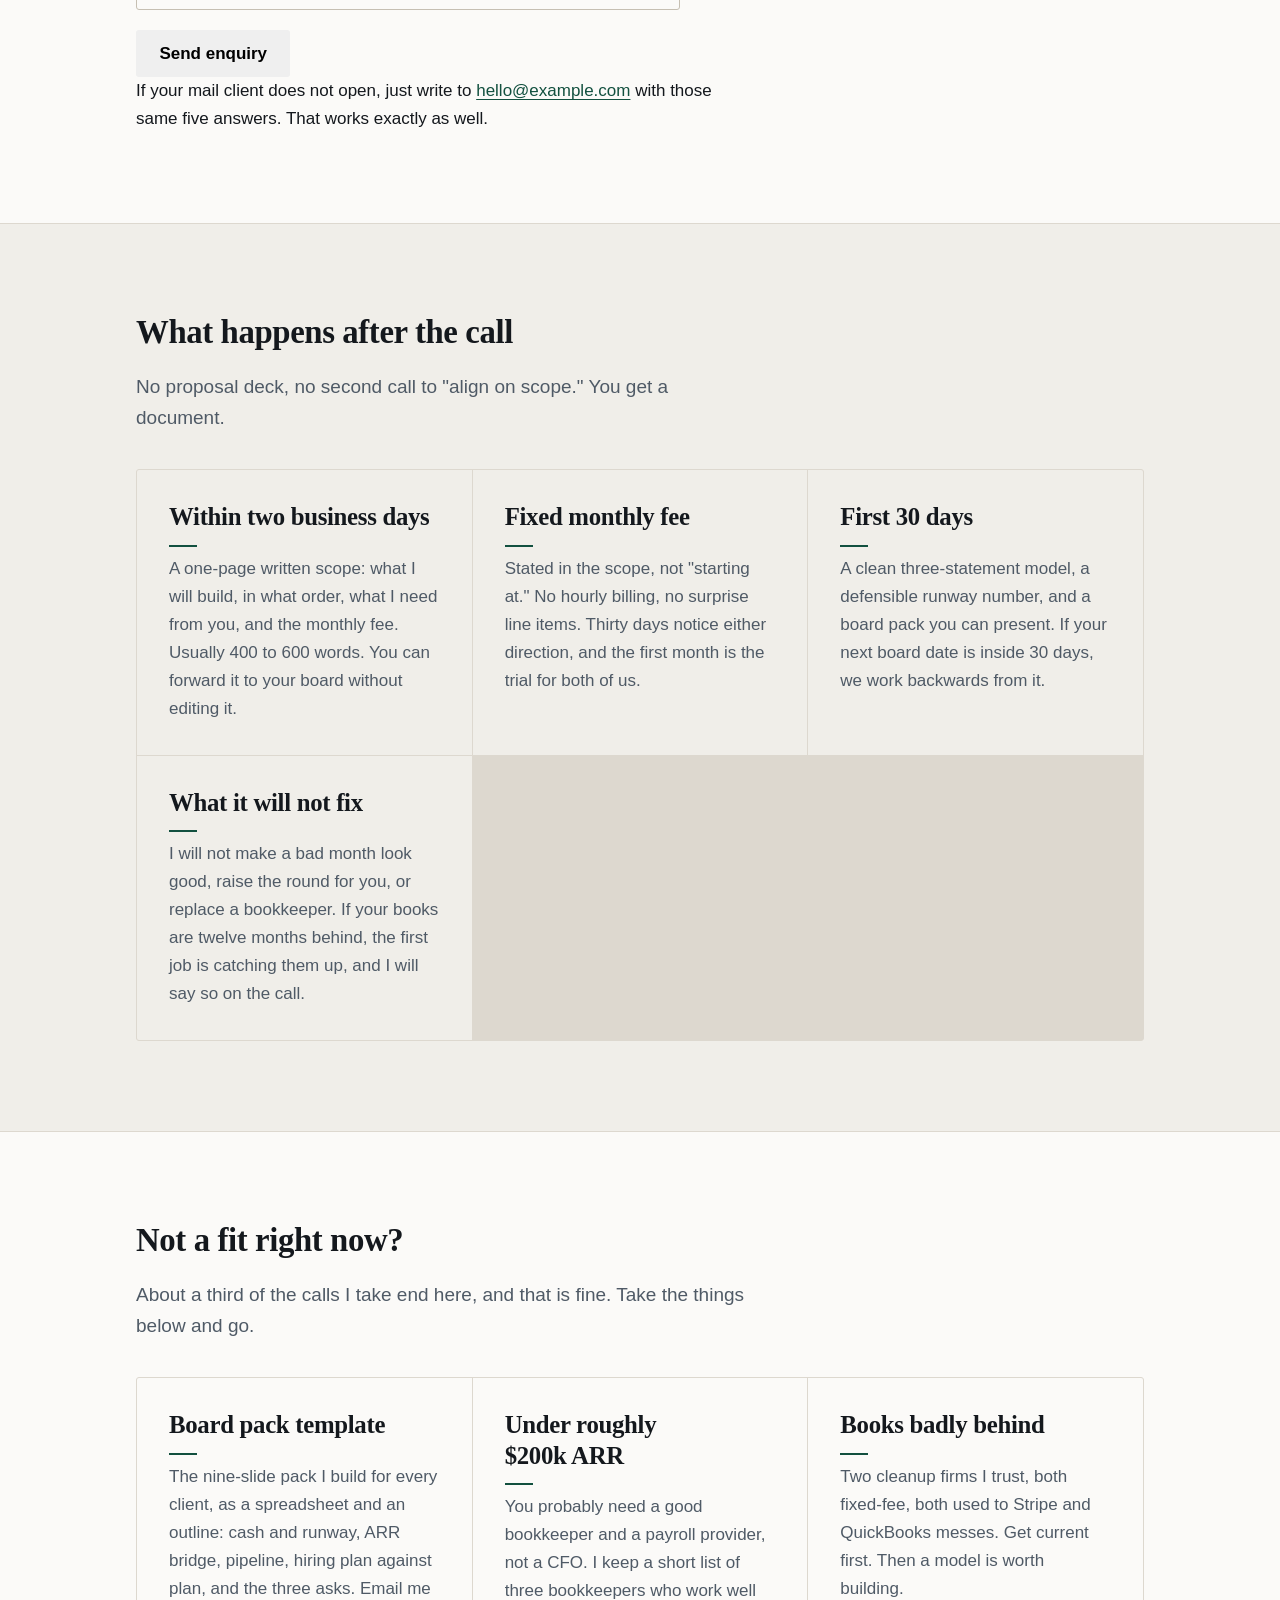
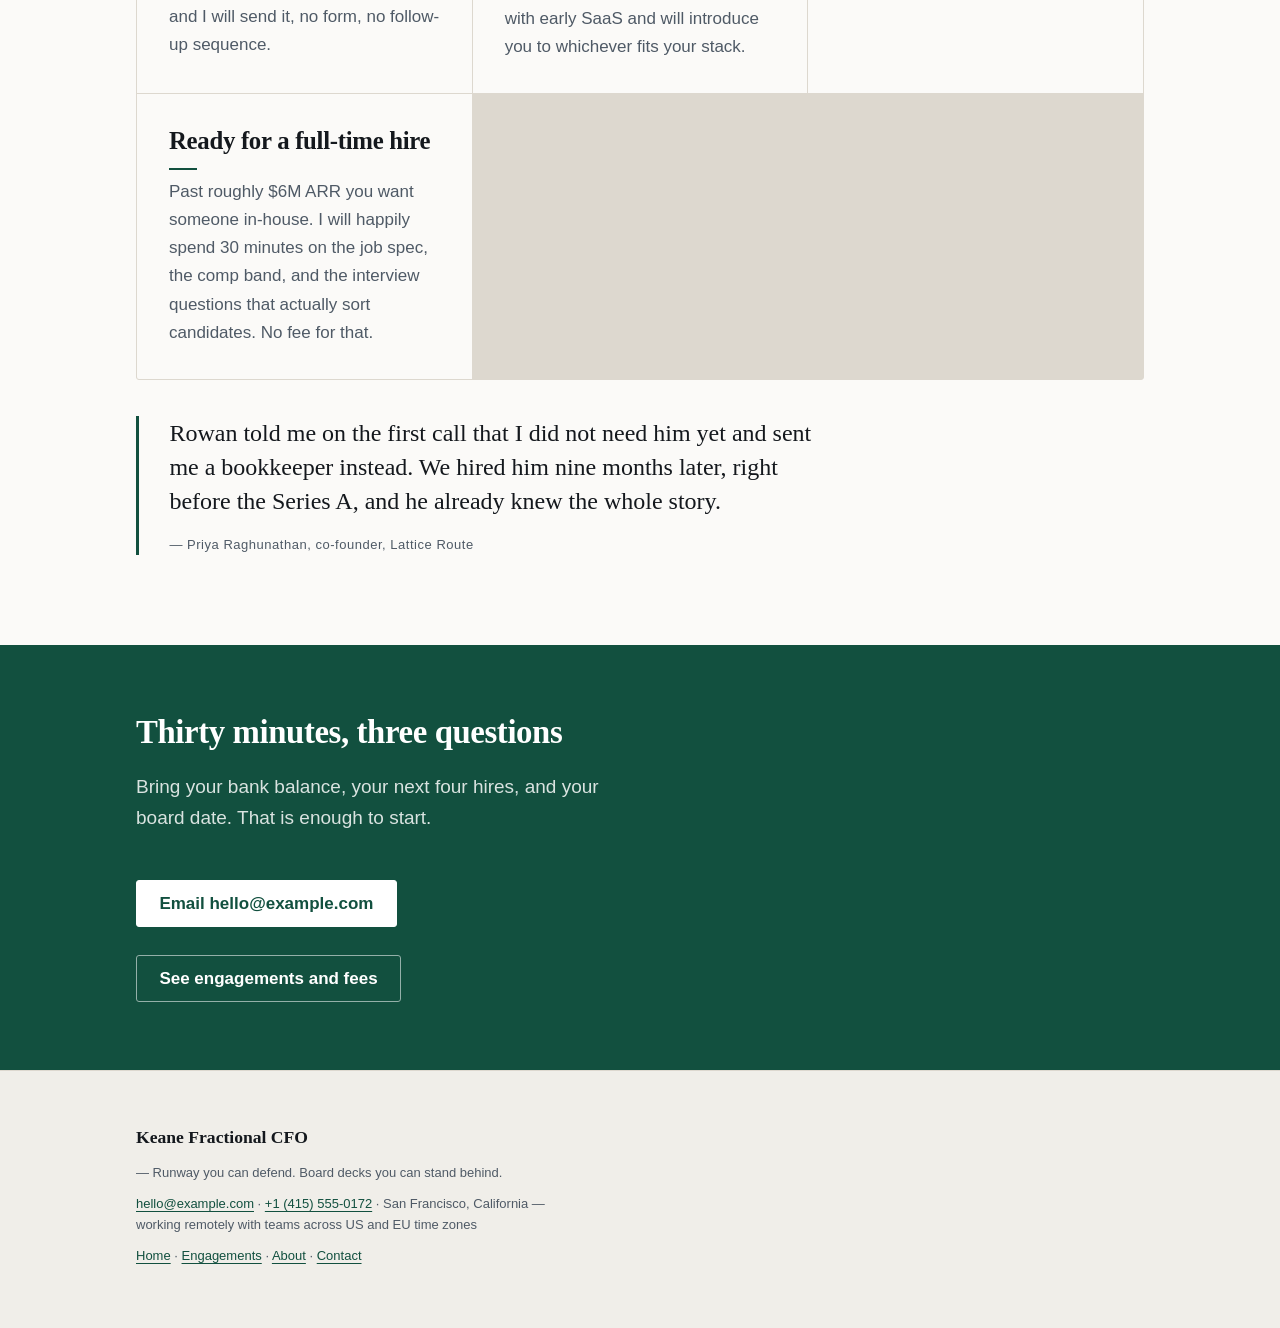
<file: contact.html>
<!DOCTYPE html>
<html lang="en">
<head>
<meta charset="utf-8">
<meta name="viewport" content="width=device-width, initial-scale=1">
<title>Book an intro call — Keane Fractional CFO</title>
<link rel="icon" href="data:image/svg+xml,%3Csvg xmlns='http://www.w3.org/2000/svg' viewBox='0 0 32 32'%3E%3Crect width='32' height='32' rx='6' fill='%2312503f'/%3E%3Ctext x='16' y='23' font-family='Georgia,Times New Roman,serif' font-size='20' font-weight='700' text-anchor='middle' fill='%23ffffff'%3EK%3C/text%3E%3C/svg%3E">
<link rel="apple-touch-icon" href="data:image/svg+xml,%3Csvg xmlns='http://www.w3.org/2000/svg' viewBox='0 0 32 32'%3E%3Crect width='32' height='32' fill='%2312503f'/%3E%3Ctext x='16' y='23' font-family='Georgia,Times New Roman,serif' font-size='20' font-weight='700' text-anchor='middle' fill='%23ffffff'%3EK%3C/text%3E%3C/svg%3E">
<meta name="description" content="Book a 30-minute intro call with Rowan Keane. Three questions about cash, hiring, and your next board date. Written scope and fee within two business days.">
<link rel="stylesheet" href="assets/styles.css">
</head>
<body>
<header class="site-header">
  <div class="container header-inner">
    <a class="brand" href="index.html">Keane Fractional CFO</a>
    <nav class="site-nav">
      <a href="index.html">Home</a>
      <a href="engagements.html">Engagements</a>
      <a href="about.html">About</a>
      <a class="is-current" href="contact.html" aria-current="page">Contact</a>
    </nav>
  </div>
</header>

<main>

  <section class="hero">
    <div class="container">
      <h1>Book an intro call</h1>
      <p>Thirty minutes. No deck, no discovery process, no slides from me. Three questions, an honest read on whether I can help, and a written scope within two business days if I can.</p>
      <p><a class="button button-primary" href="#enquiry">Send an enquiry</a> <a class="button button-secondary" href="mailto:hello@example.com">Email hello@example.com</a></p>
    </div>
  </section>

  <section class="section">
    <div class="container">
      <h2>What the first call is</h2>
      <p>I ask three questions. You answer from memory — if you have to go look something up, that is useful information too. Most calls run 25 to 35 minutes.</p>
      <ul class="card-grid">
        <li class="card">
          <h3>1. Where is the cash?</h3>
          <p>Bank balance today, net burn over the last three months, and what you think runway is. I do not need a model. I need the number you would say out loud to an investor.</p>
        </li>
        <li class="card">
          <h3>2. Who are you hiring next?</h3>
          <p>The next four to six roles, roughly when, and roughly at what cost. Hiring plan is the single biggest driver of burn at your stage, and it is usually the least documented.</p>
        </li>
        <li class="card">
          <h3>3. When is your next board meeting?</h3>
          <p>The date, who sits at the table, and what they asked for last time that you did not deliver. That gap tells me most of what I need to know.</p>
        </li>
      </ul>
      <p>At the end I tell you one of three things: this is a fit and here is roughly what it costs, this is a fit in about two quarters so call me then, or this is not my work and here is who to talk to instead.</p>
    </div>
  </section>

  <section class="section section-alt">
    <div class="container">
      <h2>Contact details</h2>
      <p>Email is fastest. Phone works if you would rather talk than type — leave a voicemail with a company name and I will call back.</p>
      <dl class="facts">
        <div class="fact">
          <dt>Email</dt>
          <dd><a href="mailto:hello@example.com">hello@example.com</a></dd>
        </div>
        <div class="fact">
          <dt>Phone</dt>
          <dd><a href="tel:+14155550172">+1 (415) 555-0172</a></dd>
        </div>
        <div class="fact">
          <dt>Based in</dt>
          <dd>San Francisco, California</dd>
        </div>
        <div class="fact">
          <dt>Call hours</dt>
          <dd>07:00–18:00 Pacific, which covers Eastern, UK, and most of the EU working day</dd>
        </div>
        <div class="fact">
          <dt>Typical reply</dt>
          <dd>Within one business day; same day if you write before noon Pacific</dd>
        </div>
        <div class="fact">
          <dt>Fundraise or board week</dt>
          <dd>Say so in the subject line and I will reply within four hours</dd>
        </div>
      </dl>
    </div>
  </section>

  <section class="section" id="enquiry">
    <div class="container">
      <h2>Short enquiry form</h2>
      <p>Five fields. Estimates are fine — I would rather have your rough number now than a precise one next week. Nothing here goes anywhere except my inbox.</p>
      <form class="form" method="post" action="https://ai.soheililabs.com/api/f/486c65c4-c103-4b83-ac87-7bc2e1ace17d">
        <input type="hidden" name="_page" value="contact.html">
        <p class="form-trap" aria-hidden="true"><label>Leave this empty<input type="text" name="_gotcha" tabindex="-1" autocomplete="off"></label></p>
        <div class="field">
          <label for="name">Your name</label>
          <input id="name" name="name" type="text" autocomplete="name" required>
        </div>
        <div class="field">
          <label for="email">Email</label>
          <input id="email" name="email" type="email" autocomplete="email" required>
        </div>
        <div class="field">
          <label for="company">Company</label>
          <input id="company" name="company" type="text" autocomplete="organization" required>
        </div>
        <div class="field">
          <label for="arr">Current ARR (best estimate, in USD)</label>
          <input id="arr" name="arr" type="text" inputmode="numeric" placeholder="e.g. 640,000">
        </div>
        <div class="field">
          <label for="runway">Months of runway you believe you have</label>
          <input id="runway" name="runway" type="text" inputmode="numeric" placeholder="e.g. 11">
        </div>
        <div class="field">
          <label for="fire">What is on fire?</label>
          <input id="fire" name="fire" type="text" placeholder="e.g. Board meeting March 4 and no model I trust">
        </div>
        <div class="field">
          <label for="board-date">Next board meeting date, if you have one</label>
          <input id="board-date" name="board-date" type="date">
        </div>
        <p><button class="button" type="submit">Send enquiry</button></p>
      </form>
      <p>If your mail client does not open, just write to <a href="mailto:hello@example.com">hello@example.com</a> with those same five answers. That works exactly as well.</p>
    </div>
  </section>

  <section class="section section-alt">
    <div class="container">
      <h2>What happens after the call</h2>
      <p>No proposal deck, no second call to "align on scope." You get a document.</p>
      <ul class="card-grid">
        <li class="card">
          <h3>Within two business days</h3>
          <p>A one-page written scope: what I will build, in what order, what I need from you, and the monthly fee. Usually 400 to 600 words. You can forward it to your board without editing it.</p>
        </li>
        <li class="card">
          <h3>Fixed monthly fee</h3>
          <p>Stated in the scope, not "starting at." No hourly billing, no surprise line items. Thirty days notice either direction, and the first month is the trial for both of us.</p>
        </li>
        <li class="card">
          <h3>First 30 days</h3>
          <p>A clean three-statement model, a defensible runway number, and a board pack you can present. If your next board date is inside 30 days, we work backwards from it.</p>
        </li>
        <li class="card">
          <h3>What it will not fix</h3>
          <p>I will not make a bad month look good, raise the round for you, or replace a bookkeeper. If your books are twelve months behind, the first job is catching them up, and I will say so on the call.</p>
        </li>
      </ul>
    </div>
  </section>

  <section class="section">
    <div class="container">
      <h2>Not a fit right now?</h2>
      <p>About a third of the calls I take end here, and that is fine. Take the things below and go.</p>
      <ul class="card-grid">
        <li class="card">
          <h3>Board pack template</h3>
          <p>The nine-slide pack I build for every client, as a spreadsheet and an outline: cash and runway, ARR bridge, pipeline, hiring plan against plan, and the three asks. Email me and I will send it, no form, no follow-up sequence.</p>
        </li>
        <li class="card">
          <h3>Under roughly $200k ARR</h3>
          <p>You probably need a good bookkeeper and a payroll provider, not a CFO. I keep a short list of three bookkeepers who work well with early SaaS and will introduce you to whichever fits your stack.</p>
        </li>
        <li class="card">
          <h3>Books badly behind</h3>
          <p>Two cleanup firms I trust, both fixed-fee, both used to Stripe and QuickBooks messes. Get current first. Then a model is worth building.</p>
        </li>
        <li class="card">
          <h3>Ready for a full-time hire</h3>
          <p>Past roughly $6M ARR you want someone in-house. I will happily spend 30 minutes on the job spec, the comp band, and the interview questions that actually sort candidates. No fee for that.</p>
        </li>
      </ul>
      <blockquote class="quote">
        <p>Rowan told me on the first call that I did not need him yet and sent me a bookkeeper instead. We hired him nine months later, right before the Series A, and he already knew the whole story.</p>
        <cite>Priya Raghunathan, co-founder, Lattice Route</cite>
      </blockquote>
    </div>
  </section>

  <section class="cta">
    <div class="container">
      <h2>Thirty minutes, three questions</h2>
      <p>Bring your bank balance, your next four hires, and your board date. That is enough to start.</p>
      <p><a class="button button-primary" href="mailto:hello@example.com">Email hello@example.com</a> <a class="button button-secondary" href="engagements.html">See engagements and fees</a></p>
    </div>
  </section>

</main>

<footer class="site-footer">
  <div class="container">
    <p><strong>Keane Fractional CFO</strong> — Runway you can defend. Board decks you can stand behind.</p>
    <p><a href="mailto:hello@example.com">hello@example.com</a> · <a href="tel:+14155550172">+1 (415) 555-0172</a> · San Francisco, California — working remotely with teams across US and EU time zones</p>
    <p><a href="index.html">Home</a> · <a href="engagements.html">Engagements</a> · <a href="about.html">About</a> · <a href="contact.html">Contact</a></p>
  </div>
</footer>
</body>
</html>
</file>
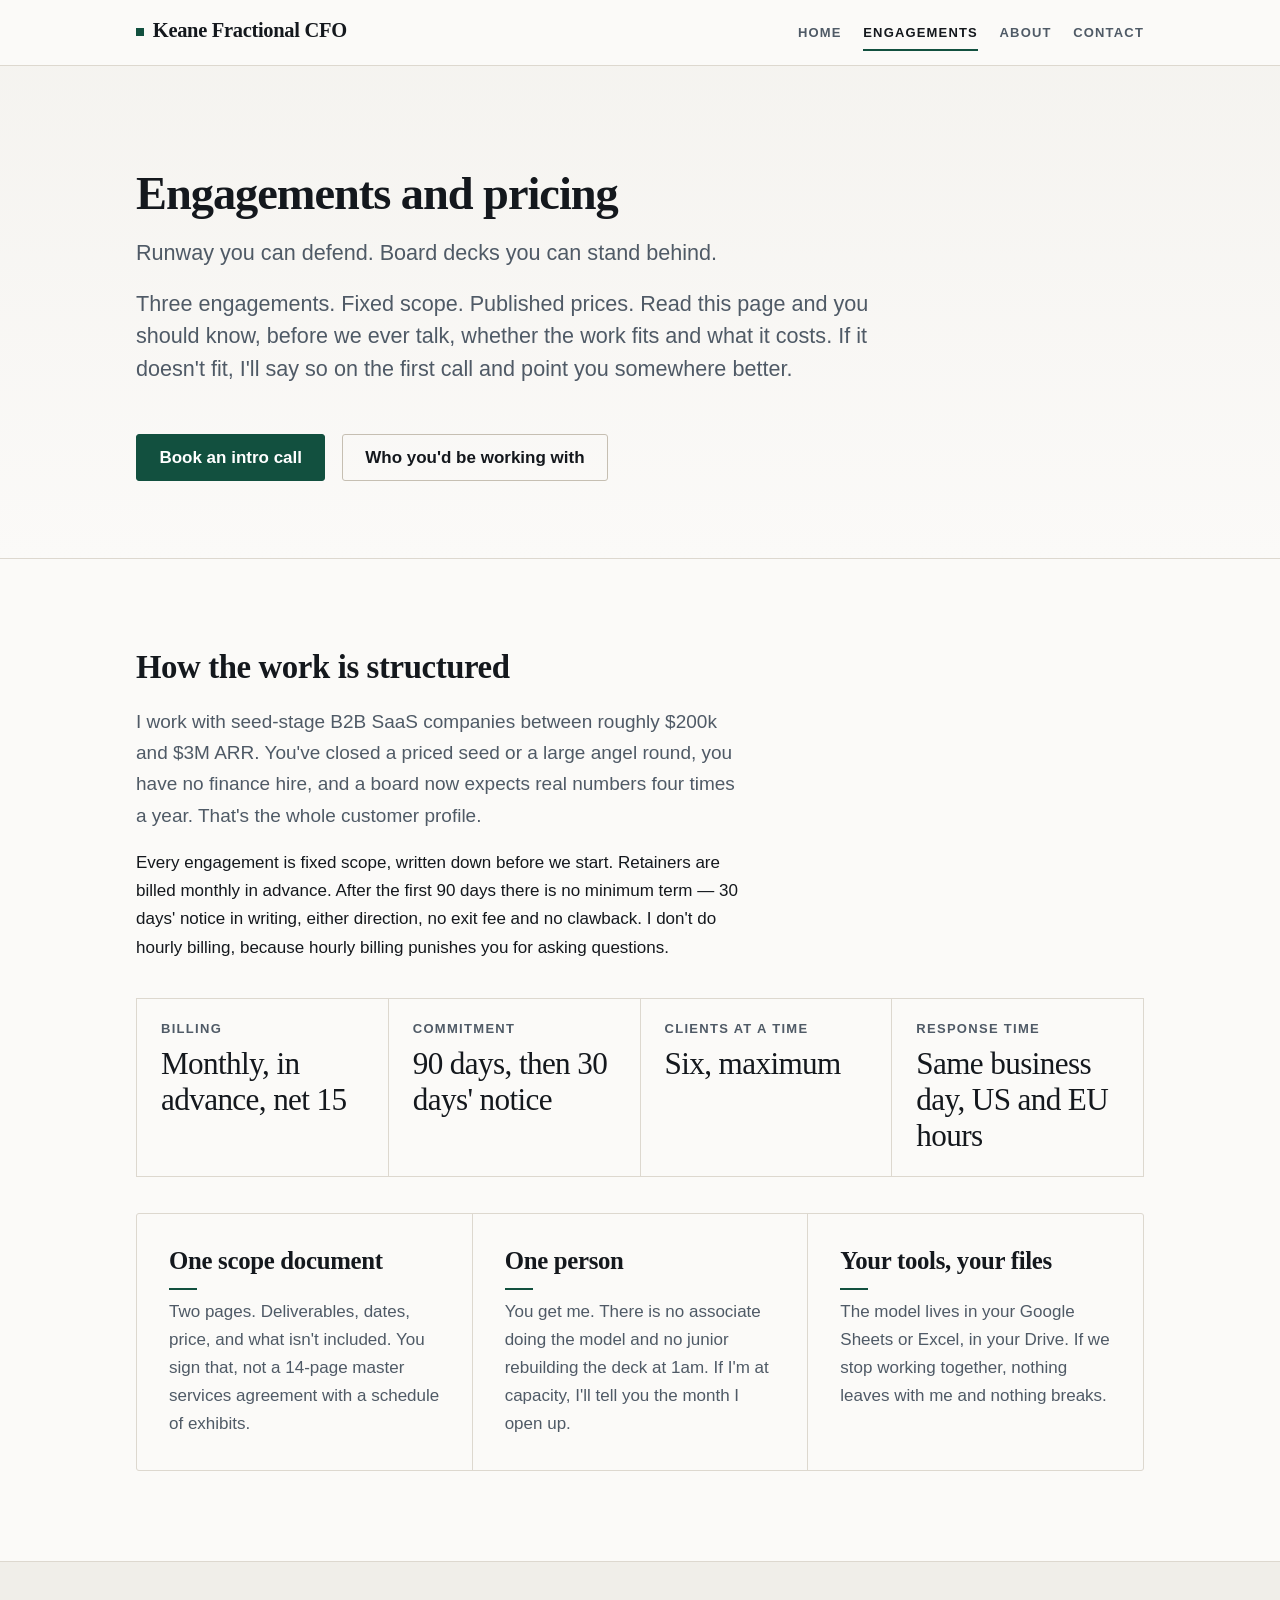
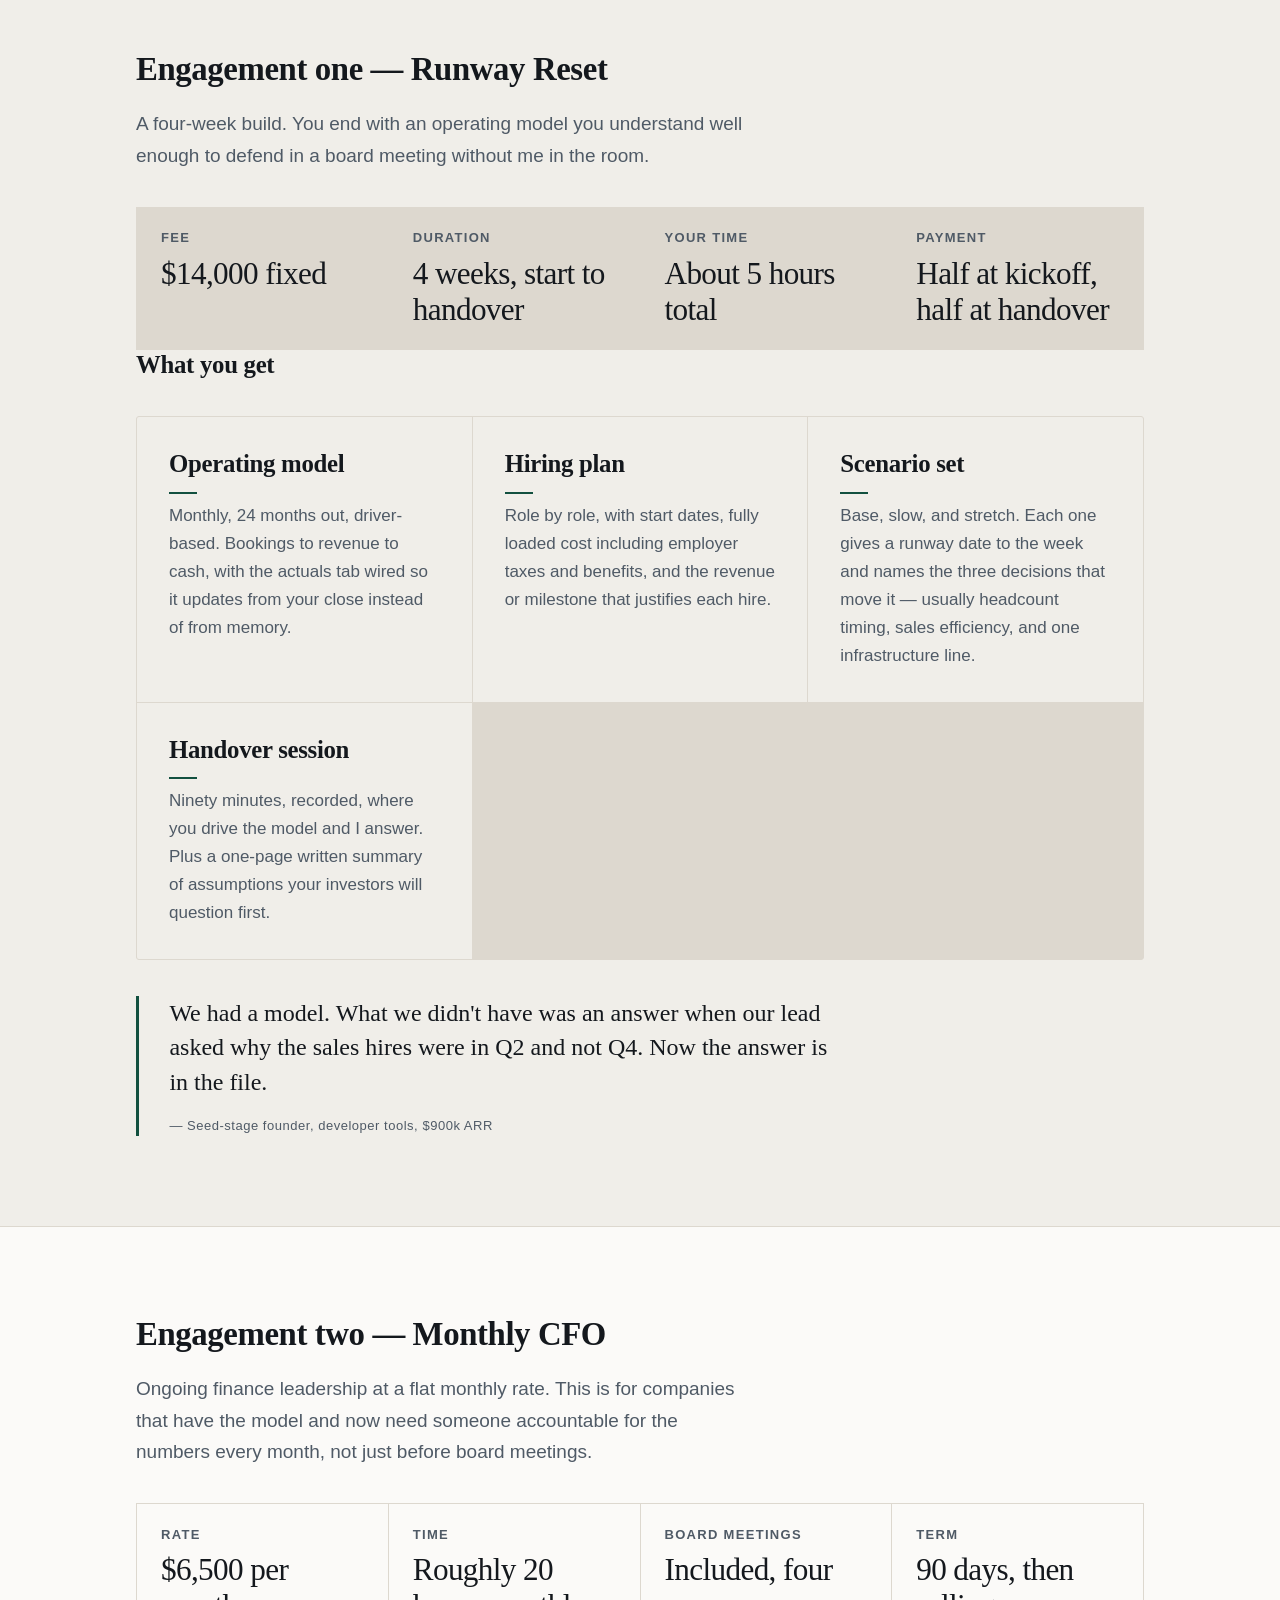
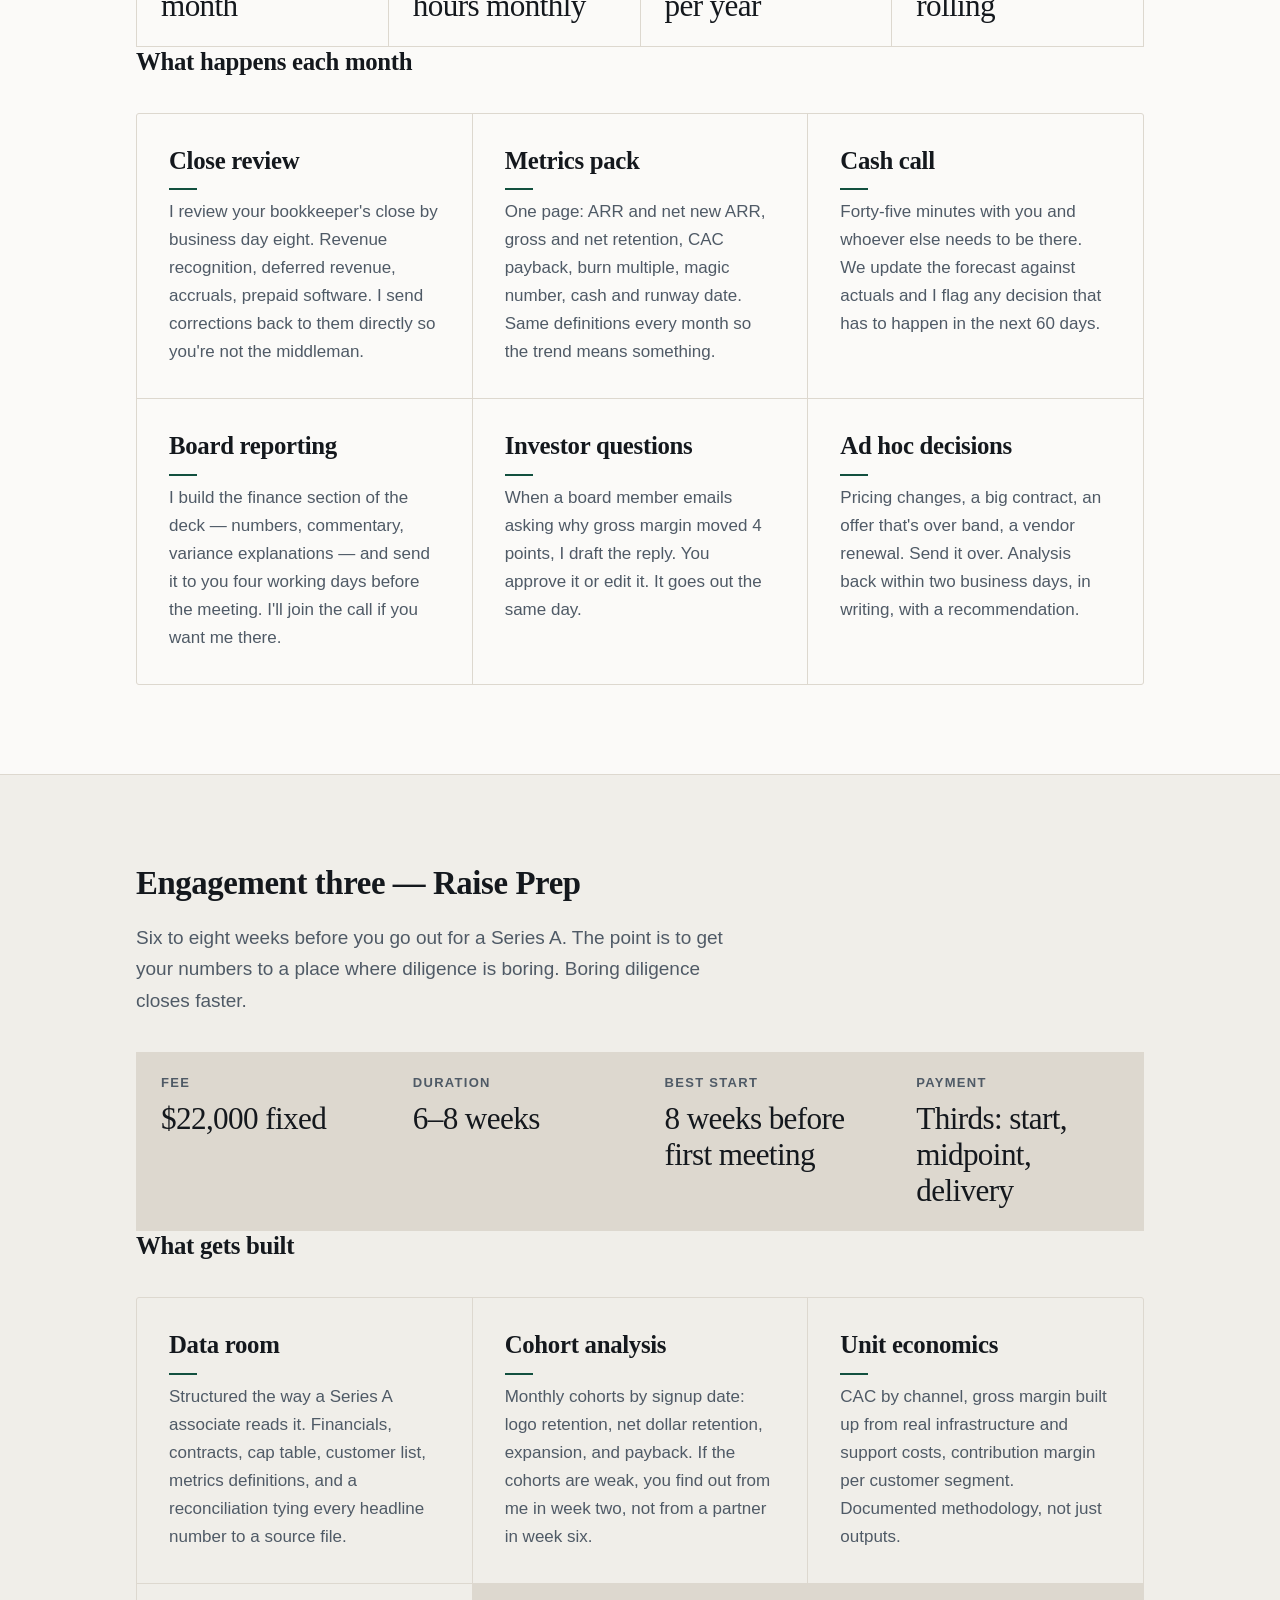
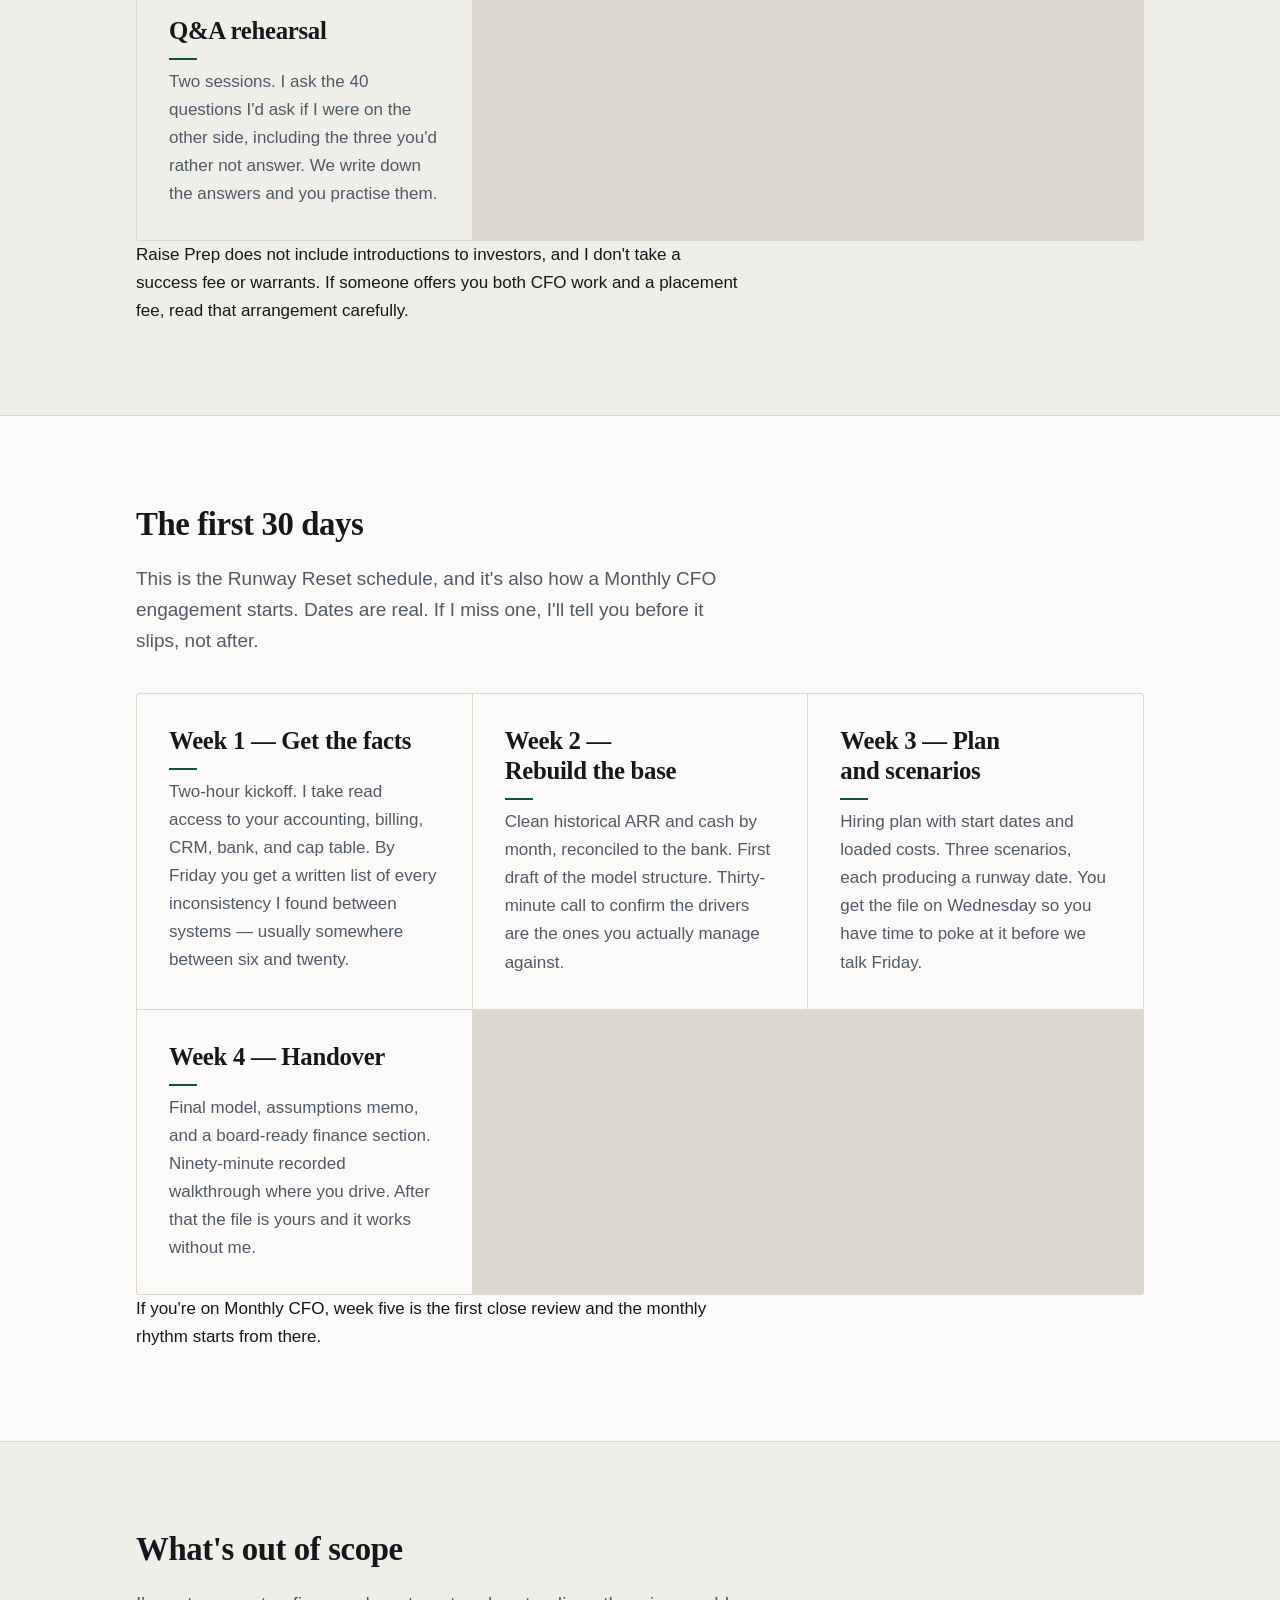
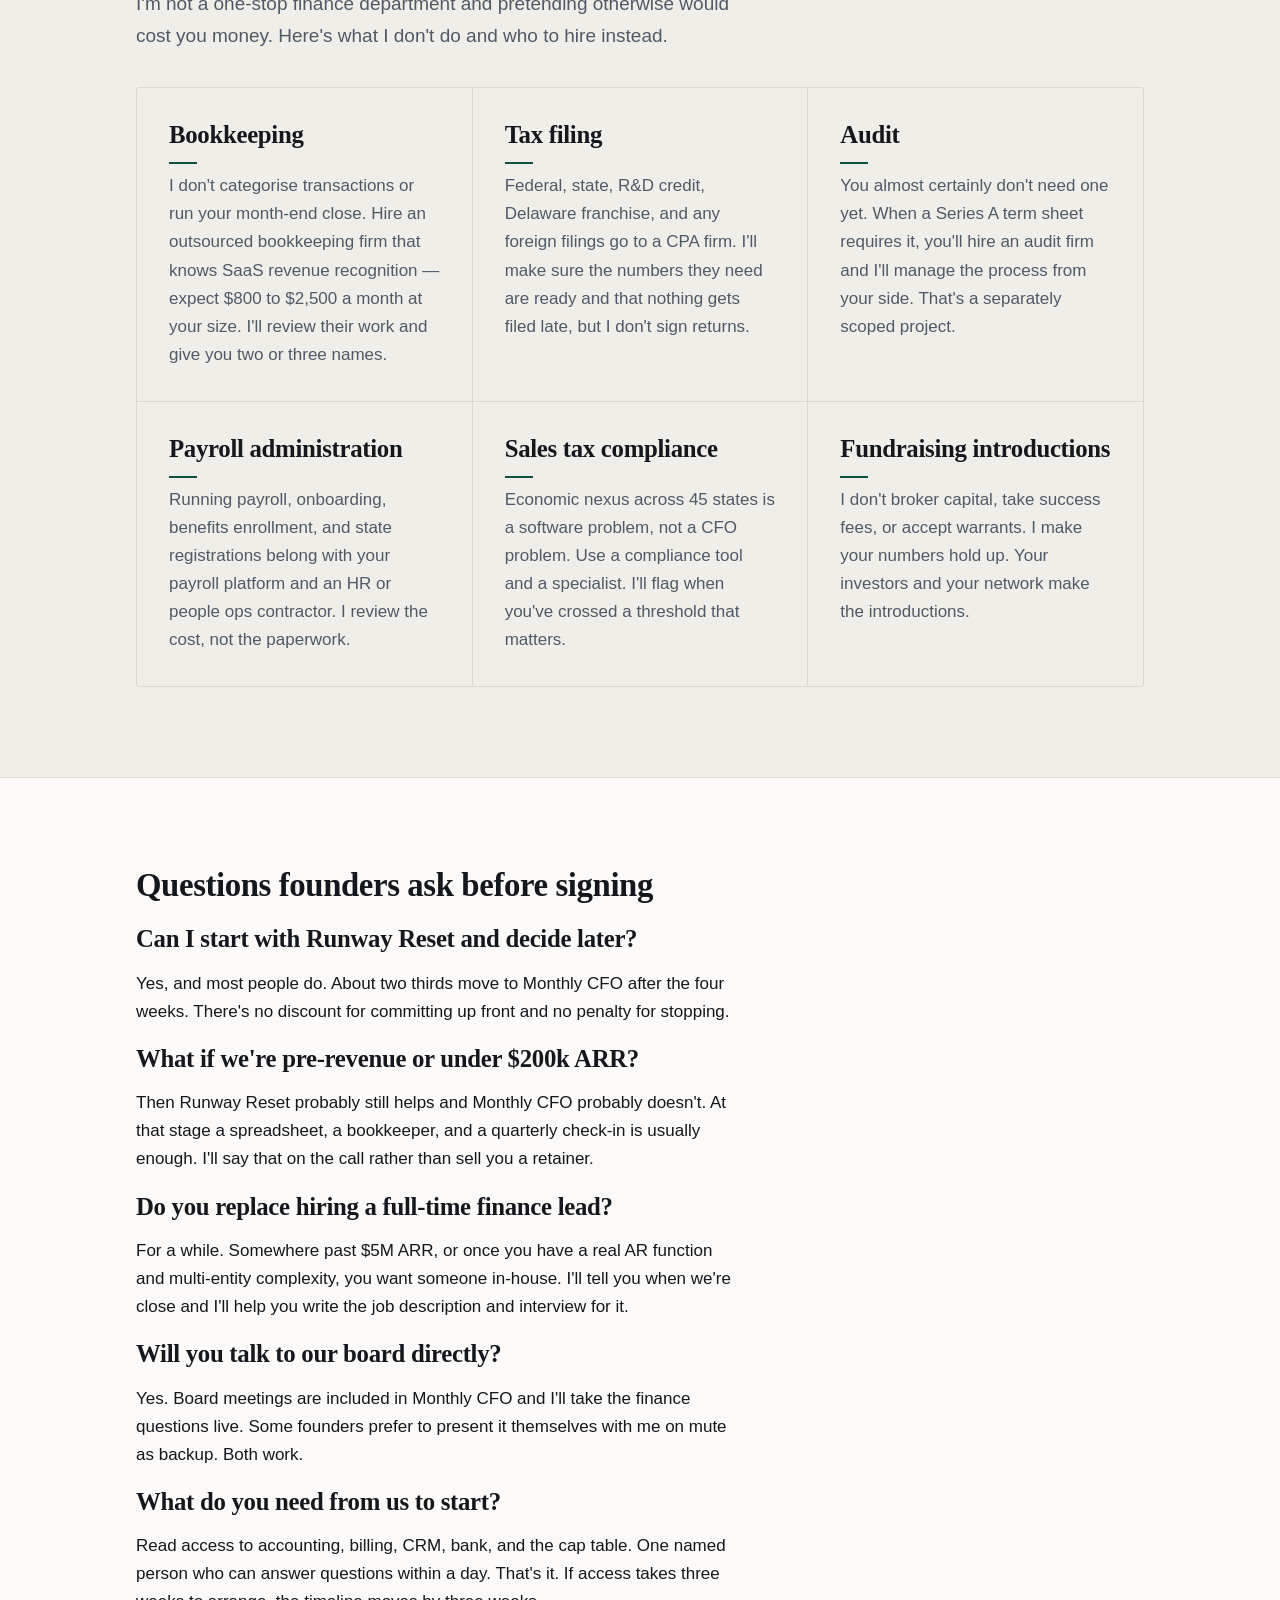
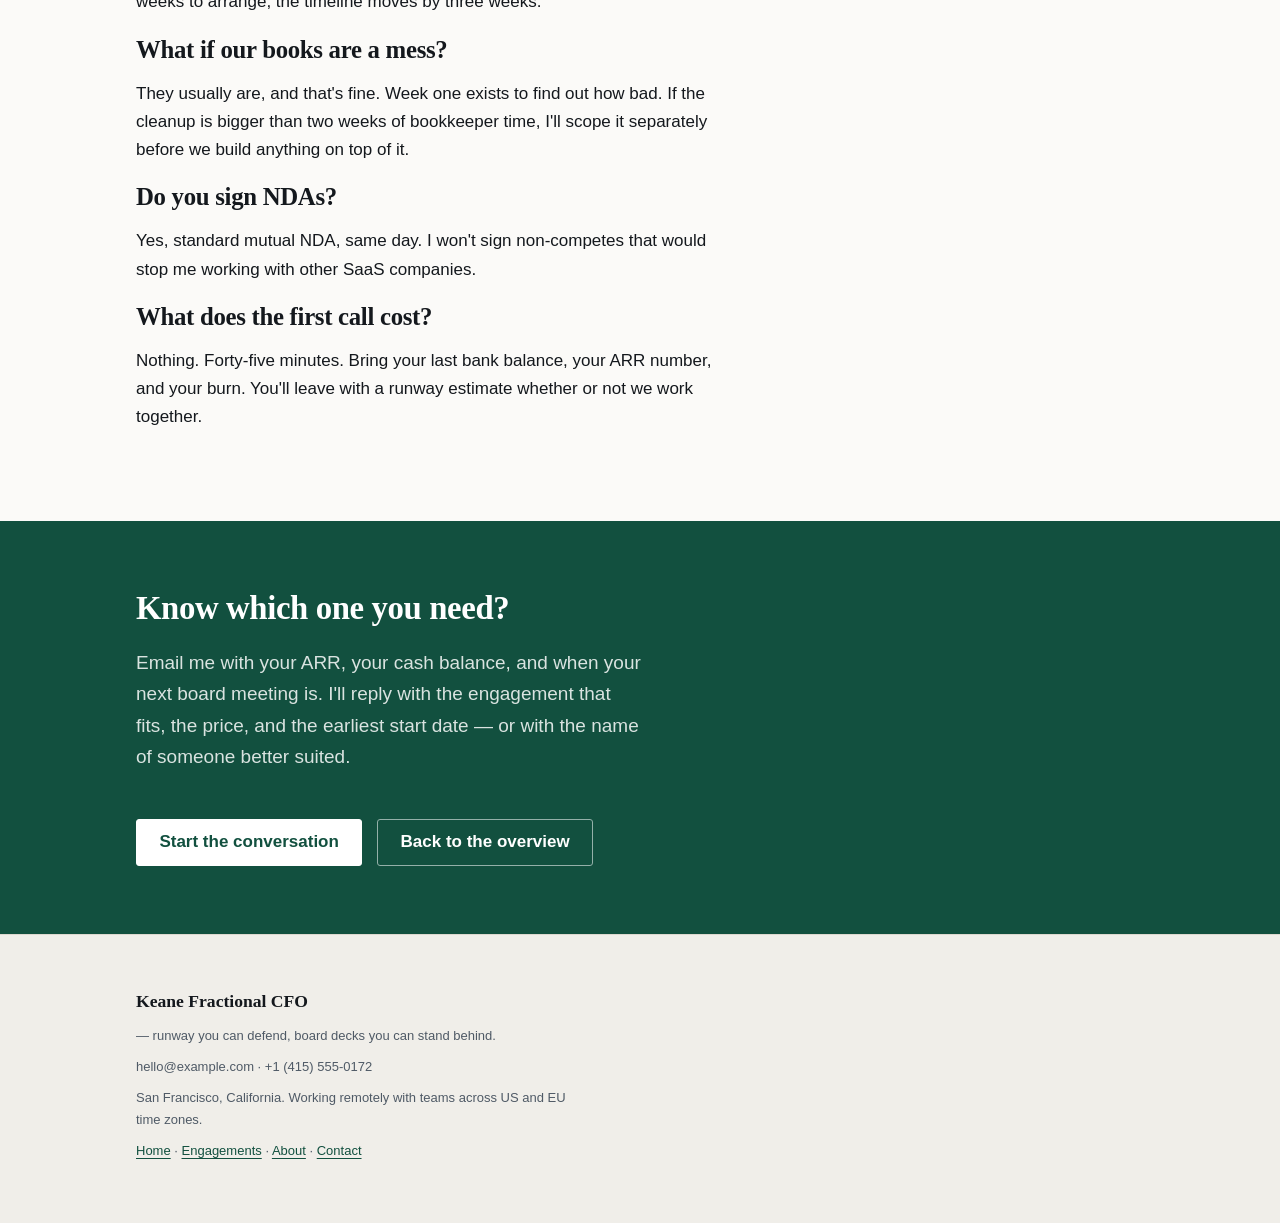
<file: engagements.html>
<!DOCTYPE html>
<html lang="en">
<head>
<meta charset="utf-8">
<meta name="viewport" content="width=device-width, initial-scale=1">
<title>Engagements and pricing — Keane Fractional CFO</title>
<link rel="icon" href="data:image/svg+xml,%3Csvg xmlns='http://www.w3.org/2000/svg' viewBox='0 0 32 32'%3E%3Crect width='32' height='32' rx='6' fill='%2312503f'/%3E%3Ctext x='16' y='23' font-family='Georgia,Times New Roman,serif' font-size='20' font-weight='700' text-anchor='middle' fill='%23ffffff'%3EK%3C/text%3E%3C/svg%3E">
<link rel="apple-touch-icon" href="data:image/svg+xml,%3Csvg xmlns='http://www.w3.org/2000/svg' viewBox='0 0 32 32'%3E%3Crect width='32' height='32' fill='%2312503f'/%3E%3Ctext x='16' y='23' font-family='Georgia,Times New Roman,serif' font-size='20' font-weight='700' text-anchor='middle' fill='%23ffffff'%3EK%3C/text%3E%3C/svg%3E">
<meta name="description" content="Three defined fractional CFO engagements for seed-stage B2B SaaS: Runway Reset, Monthly CFO, and Raise Prep. Fixed scope, published prices, and what is explicitly out of scope.">
<link rel="stylesheet" href="assets/styles.css">
</head>
<body>
<header class="site-header">
  <div class="container header-inner">
    <a class="brand" href="index.html">Keane Fractional CFO</a>
    <nav class="site-nav">
      <a href="index.html">Home</a>
      <a href="engagements.html" class="is-current">Engagements</a>
      <a href="about.html">About</a>
      <a href="contact.html">Contact</a>
    </nav>
  </div>
</header>

<main>

  <section class="hero">
    <div class="container">
      <h1>Engagements and pricing</h1>
      <p>Runway you can defend. Board decks you can stand behind.</p>
      <p>Three engagements. Fixed scope. Published prices. Read this page and you should know, before we ever talk, whether the work fits and what it costs. If it doesn't fit, I'll say so on the first call and point you somewhere better.</p>
      <p>
        <a class="button button-primary" href="contact.html">Book an intro call</a>
        <a class="button button-secondary" href="about.html">Who you'd be working with</a>
      </p>
    </div>
  </section>

  <section class="section">
    <div class="container">
      <h2>How the work is structured</h2>
      <p>I work with seed-stage B2B SaaS companies between roughly $200k and $3M ARR. You've closed a priced seed or a large angel round, you have no finance hire, and a board now expects real numbers four times a year. That's the whole customer profile.</p>
      <p>Every engagement is fixed scope, written down before we start. Retainers are billed monthly in advance. After the first 90 days there is no minimum term — 30 days' notice in writing, either direction, no exit fee and no clawback. I don't do hourly billing, because hourly billing punishes you for asking questions.</p>

      <dl class="facts">
        <div class="fact">
          <dt>Billing</dt>
          <dd>Monthly, in advance, net 15</dd>
        </div>
        <div class="fact">
          <dt>Commitment</dt>
          <dd>90 days, then 30 days' notice</dd>
        </div>
        <div class="fact">
          <dt>Clients at a time</dt>
          <dd>Six, maximum</dd>
        </div>
        <div class="fact">
          <dt>Response time</dt>
          <dd>Same business day, US and EU hours</dd>
        </div>
      </dl>

      <ul class="card-grid">
        <li class="card">
          <h3>One scope document</h3>
          <p>Two pages. Deliverables, dates, price, and what isn't included. You sign that, not a 14-page master services agreement with a schedule of exhibits.</p>
        </li>
        <li class="card">
          <h3>One person</h3>
          <p>You get me. There is no associate doing the model and no junior rebuilding the deck at 1am. If I'm at capacity, I'll tell you the month I open up.</p>
        </li>
        <li class="card">
          <h3>Your tools, your files</h3>
          <p>The model lives in your Google Sheets or Excel, in your Drive. If we stop working together, nothing leaves with me and nothing breaks.</p>
        </li>
      </ul>
    </div>
  </section>

  <section class="section section-alt">
    <div class="container">
      <h2>Engagement one — Runway Reset</h2>
      <p>A four-week build. You end with an operating model you understand well enough to defend in a board meeting without me in the room.</p>

      <dl class="facts">
        <div class="fact">
          <dt>Fee</dt>
          <dd>$14,000 fixed</dd>
        </div>
        <div class="fact">
          <dt>Duration</dt>
          <dd>4 weeks, start to handover</dd>
        </div>
        <div class="fact">
          <dt>Your time</dt>
          <dd>About 5 hours total</dd>
        </div>
        <div class="fact">
          <dt>Payment</dt>
          <dd>Half at kickoff, half at handover</dd>
        </div>
      </dl>

      <h3>What you get</h3>
      <ul class="card-grid">
        <li class="card">
          <h3>Operating model</h3>
          <p>Monthly, 24 months out, driver-based. Bookings to revenue to cash, with the actuals tab wired so it updates from your close instead of from memory.</p>
        </li>
        <li class="card">
          <h3>Hiring plan</h3>
          <p>Role by role, with start dates, fully loaded cost including employer taxes and benefits, and the revenue or milestone that justifies each hire.</p>
        </li>
        <li class="card">
          <h3>Scenario set</h3>
          <p>Base, slow, and stretch. Each one gives a runway date to the week and names the three decisions that move it — usually headcount timing, sales efficiency, and one infrastructure line.</p>
        </li>
        <li class="card">
          <h3>Handover session</h3>
          <p>Ninety minutes, recorded, where you drive the model and I answer. Plus a one-page written summary of assumptions your investors will question first.</p>
        </li>
      </ul>

      <blockquote class="quote">
        <p>We had a model. What we didn't have was an answer when our lead asked why the sales hires were in Q2 and not Q4. Now the answer is in the file.</p>
        <cite>Seed-stage founder, developer tools, $900k ARR</cite>
      </blockquote>
    </div>
  </section>

  <section class="section">
    <div class="container">
      <h2>Engagement two — Monthly CFO</h2>
      <p>Ongoing finance leadership at a flat monthly rate. This is for companies that have the model and now need someone accountable for the numbers every month, not just before board meetings.</p>

      <dl class="facts">
        <div class="fact">
          <dt>Rate</dt>
          <dd>$6,500 per month</dd>
        </div>
        <div class="fact">
          <dt>Time</dt>
          <dd>Roughly 20 hours monthly</dd>
        </div>
        <div class="fact">
          <dt>Board meetings</dt>
          <dd>Included, four per year</dd>
        </div>
        <div class="fact">
          <dt>Term</dt>
          <dd>90 days, then rolling</dd>
        </div>
      </dl>

      <h3>What happens each month</h3>
      <ul class="card-grid">
        <li class="card">
          <h3>Close review</h3>
          <p>I review your bookkeeper's close by business day eight. Revenue recognition, deferred revenue, accruals, prepaid software. I send corrections back to them directly so you're not the middleman.</p>
        </li>
        <li class="card">
          <h3>Metrics pack</h3>
          <p>One page: ARR and net new ARR, gross and net retention, CAC payback, burn multiple, magic number, cash and runway date. Same definitions every month so the trend means something.</p>
        </li>
        <li class="card">
          <h3>Cash call</h3>
          <p>Forty-five minutes with you and whoever else needs to be there. We update the forecast against actuals and I flag any decision that has to happen in the next 60 days.</p>
        </li>
        <li class="card">
          <h3>Board reporting</h3>
          <p>I build the finance section of the deck — numbers, commentary, variance explanations — and send it to you four working days before the meeting. I'll join the call if you want me there.</p>
        </li>
        <li class="card">
          <h3>Investor questions</h3>
          <p>When a board member emails asking why gross margin moved 4 points, I draft the reply. You approve it or edit it. It goes out the same day.</p>
        </li>
        <li class="card">
          <h3>Ad hoc decisions</h3>
          <p>Pricing changes, a big contract, an offer that's over band, a vendor renewal. Send it over. Analysis back within two business days, in writing, with a recommendation.</p>
        </li>
      </ul>
    </div>
  </section>

  <section class="section section-alt">
    <div class="container">
      <h2>Engagement three — Raise Prep</h2>
      <p>Six to eight weeks before you go out for a Series A. The point is to get your numbers to a place where diligence is boring. Boring diligence closes faster.</p>

      <dl class="facts">
        <div class="fact">
          <dt>Fee</dt>
          <dd>$22,000 fixed</dd>
        </div>
        <div class="fact">
          <dt>Duration</dt>
          <dd>6–8 weeks</dd>
        </div>
        <div class="fact">
          <dt>Best start</dt>
          <dd>8 weeks before first meeting</dd>
        </div>
        <div class="fact">
          <dt>Payment</dt>
          <dd>Thirds: start, midpoint, delivery</dd>
        </div>
      </dl>

      <h3>What gets built</h3>
      <ul class="card-grid">
        <li class="card">
          <h3>Data room</h3>
          <p>Structured the way a Series A associate reads it. Financials, contracts, cap table, customer list, metrics definitions, and a reconciliation tying every headline number to a source file.</p>
        </li>
        <li class="card">
          <h3>Cohort analysis</h3>
          <p>Monthly cohorts by signup date: logo retention, net dollar retention, expansion, and payback. If the cohorts are weak, you find out from me in week two, not from a partner in week six.</p>
        </li>
        <li class="card">
          <h3>Unit economics</h3>
          <p>CAC by channel, gross margin built up from real infrastructure and support costs, contribution margin per customer segment. Documented methodology, not just outputs.</p>
        </li>
        <li class="card">
          <h3>Q&amp;A rehearsal</h3>
          <p>Two sessions. I ask the 40 questions I'd ask if I were on the other side, including the three you'd rather not answer. We write down the answers and you practise them.</p>
        </li>
      </ul>

      <p>Raise Prep does not include introductions to investors, and I don't take a success fee or warrants. If someone offers you both CFO work and a placement fee, read that arrangement carefully.</p>
    </div>
  </section>

  <section class="section">
    <div class="container">
      <h2>The first 30 days</h2>
      <p>This is the Runway Reset schedule, and it's also how a Monthly CFO engagement starts. Dates are real. If I miss one, I'll tell you before it slips, not after.</p>

      <ul class="card-grid">
        <li class="card">
          <h3>Week 1 — Get the facts</h3>
          <p>Two-hour kickoff. I take read access to your accounting, billing, CRM, bank, and cap table. By Friday you get a written list of every inconsistency I found between systems — usually somewhere between six and twenty.</p>
        </li>
        <li class="card">
          <h3>Week 2 — Rebuild the base</h3>
          <p>Clean historical ARR and cash by month, reconciled to the bank. First draft of the model structure. Thirty-minute call to confirm the drivers are the ones you actually manage against.</p>
        </li>
        <li class="card">
          <h3>Week 3 — Plan and scenarios</h3>
          <p>Hiring plan with start dates and loaded costs. Three scenarios, each producing a runway date. You get the file on Wednesday so you have time to poke at it before we talk Friday.</p>
        </li>
        <li class="card">
          <h3>Week 4 — Handover</h3>
          <p>Final model, assumptions memo, and a board-ready finance section. Ninety-minute recorded walkthrough where you drive. After that the file is yours and it works without me.</p>
        </li>
      </ul>

      <p>If you're on Monthly CFO, week five is the first close review and the monthly rhythm starts from there.</p>
    </div>
  </section>

  <section class="section section-alt">
    <div class="container">
      <h2>What's out of scope</h2>
      <p>I'm not a one-stop finance department and pretending otherwise would cost you money. Here's what I don't do and who to hire instead.</p>

      <ul class="card-grid">
        <li class="card">
          <h3>Bookkeeping</h3>
          <p>I don't categorise transactions or run your month-end close. Hire an outsourced bookkeeping firm that knows SaaS revenue recognition — expect $800 to $2,500 a month at your size. I'll review their work and give you two or three names.</p>
        </li>
        <li class="card">
          <h3>Tax filing</h3>
          <p>Federal, state, R&amp;D credit, Delaware franchise, and any foreign filings go to a CPA firm. I'll make sure the numbers they need are ready and that nothing gets filed late, but I don't sign returns.</p>
        </li>
        <li class="card">
          <h3>Audit</h3>
          <p>You almost certainly don't need one yet. When a Series A term sheet requires it, you'll hire an audit firm and I'll manage the process from your side. That's a separately scoped project.</p>
        </li>
        <li class="card">
          <h3>Payroll administration</h3>
          <p>Running payroll, onboarding, benefits enrollment, and state registrations belong with your payroll platform and an HR or people ops contractor. I review the cost, not the paperwork.</p>
        </li>
        <li class="card">
          <h3>Sales tax compliance</h3>
          <p>Economic nexus across 45 states is a software problem, not a CFO problem. Use a compliance tool and a specialist. I'll flag when you've crossed a threshold that matters.</p>
        </li>
        <li class="card">
          <h3>Fundraising introductions</h3>
          <p>I don't broker capital, take success fees, or accept warrants. I make your numbers hold up. Your investors and your network make the introductions.</p>
        </li>
      </ul>
    </div>
  </section>

  <section class="section">
    <div class="container">
      <h2>Questions founders ask before signing</h2>

      <h3>Can I start with Runway Reset and decide later?</h3>
      <p>Yes, and most people do. About two thirds move to Monthly CFO after the four weeks. There's no discount for committing up front and no penalty for stopping.</p>

      <h3>What if we're pre-revenue or under $200k ARR?</h3>
      <p>Then Runway Reset probably still helps and Monthly CFO probably doesn't. At that stage a spreadsheet, a bookkeeper, and a quarterly check-in is usually enough. I'll say that on the call rather than sell you a retainer.</p>

      <h3>Do you replace hiring a full-time finance lead?</h3>
      <p>For a while. Somewhere past $5M ARR, or once you have a real AR function and multi-entity complexity, you want someone in-house. I'll tell you when we're close and I'll help you write the job description and interview for it.</p>

      <h3>Will you talk to our board directly?</h3>
      <p>Yes. Board meetings are included in Monthly CFO and I'll take the finance questions live. Some founders prefer to present it themselves with me on mute as backup. Both work.</p>

      <h3>What do you need from us to start?</h3>
      <p>Read access to accounting, billing, CRM, bank, and the cap table. One named person who can answer questions within a day. That's it. If access takes three weeks to arrange, the timeline moves by three weeks.</p>

      <h3>What if our books are a mess?</h3>
      <p>They usually are, and that's fine. Week one exists to find out how bad. If the cleanup is bigger than two weeks of bookkeeper time, I'll scope it separately before we build anything on top of it.</p>

      <h3>Do you sign NDAs?</h3>
      <p>Yes, standard mutual NDA, same day. I won't sign non-competes that would stop me working with other SaaS companies.</p>

      <h3>What does the first call cost?</h3>
      <p>Nothing. Forty-five minutes. Bring your last bank balance, your ARR number, and your burn. You'll leave with a runway estimate whether or not we work together.</p>
    </div>
  </section>

  <section class="cta">
    <div class="container">
      <h2>Know which one you need?</h2>
      <p>Email me with your ARR, your cash balance, and when your next board meeting is. I'll reply with the engagement that fits, the price, and the earliest start date — or with the name of someone better suited.</p>
      <p>
        <a class="button button-primary" href="contact.html">Start the conversation</a>
        <a class="button button-secondary" href="index.html">Back to the overview</a>
      </p>
    </div>
  </section>

</main>

<footer class="site-footer">
  <div class="container">
    <p><strong>Keane Fractional CFO</strong> — runway you can defend, board decks you can stand behind.</p>
    <p>hello@example.com · +1 (415) 555-0172</p>
    <p>San Francisco, California. Working remotely with teams across US and EU time zones.</p>
    <p><a href="index.html">Home</a> · <a href="engagements.html">Engagements</a> · <a href="about.html">About</a> · <a href="contact.html">Contact</a></p>
  </div>
</footer>
</body>
</html>
</file>
<file: assets/styles.css>
:root {
  --bg: #fbfaf8;
  --surface: #f0eee9;
  --text: #14181d;
  --muted: #4f5a66;
  --accent: #12503f;
  --accent-contrast: #ffffff;

  --accent-quiet: #e3ece7;
  --line: #ddd8cf;
  --line-strong: #c6bfb2;

  --font-head: "Iowan Old Style", Georgia, "Times New Roman", Times, serif;
  --font-body: -apple-system, BlinkMacSystemFont, "Segoe UI", Roboto,
    "Helvetica Neue", Arial, sans-serif;

  --step--1: 0.8125rem;
  --step-0: 1.0625rem;
  --step-1: 1.1875rem;
  --step-2: clamp(1.3rem, 1.1rem + 0.8vw, 1.55rem);
  --step-3: clamp(1.55rem, 1.25rem + 1.4vw, 2.05rem);
  --step-4: clamp(1.95rem, 1.5rem + 2.3vw, 2.9rem);

  --container: 68rem;
  --gutter: clamp(1.15rem, 4vw, 2.5rem);
  --section-y: clamp(3.25rem, 7vw, 5.75rem);
  --radius: 3px;
}

@media (prefers-color-scheme: dark) {
  :root {
    --bg: #10151a;
    --surface: #182027;
    --text: #edf1f4;
    --muted: #a7b3bf;
    --accent: #5cc3a1;
    --accent-contrast: #0a1712;

    --accent-quiet: #172a25;
    --line: #2a343d;
    --line-strong: #3d4a55;
  }
}

*,
*::before,
*::after {
  box-sizing: border-box;
}

html {
  -webkit-text-size-adjust: 100%;
  scroll-behavior: smooth;
}

body {
  margin: 0;
  background-color: var(--bg);
  color: var(--text);
  font-family: var(--font-body);
  font-size: var(--step-0);
  line-height: 1.65;
  -webkit-font-smoothing: antialiased;
  text-underline-offset: 0.18em;
}

h1,
h2,
h3,
h4 {
  font-family: var(--font-head);
  font-weight: 600;
  line-height: 1.14;
  letter-spacing: -0.012em;
  margin: 0 0 0.6em;
  text-wrap: balance;
}

h1 {
  font-size: var(--step-4);
  letter-spacing: -0.022em;
}

h2 {
  font-size: var(--step-3);
}

h3 {
  font-size: var(--step-2);
  line-height: 1.22;
}

h4 {
  font-size: var(--step-1);
}

p,
ul,
ol,
dl,
figure,
table {
  margin: 0 0 1.15rem;
}

p:last-child,
ul:last-child,
ol:last-child {
  margin-bottom: 0;
}

main p,
main li {
  max-width: 64ch;
}

a {
  color: var(--accent);
  text-decoration-thickness: 1px;
}

a:hover {
  text-decoration-thickness: 2px;
}

strong {
  font-weight: 650;
}

em {
  font-style: italic;
}

small {
  font-size: var(--step--1);
}

img,
svg {
  max-width: 100%;
  height: auto;
}

hr {
  border: 0;
  border-top: 1px solid var(--line);
  margin: 2.5rem 0;
}

:focus-visible {
  outline: 2px solid var(--accent);
  outline-offset: 3px;
  border-radius: 2px;
}

::selection {
  background: var(--accent);
  color: var(--accent-contrast);
}

/* ---------- layout ---------- */

.container {
  width: 100%;
  max-width: var(--container);
  margin-inline: auto;
  padding-inline: var(--gutter);
}

main > section + section {
  border-top: 1px solid var(--line);
}

.section {
  padding-block: var(--section-y);
}

.section-alt {
  background-color: var(--surface);
  border-top: 1px solid var(--line);
}

.section > .container > h2,
.section-alt > .container > h2 {
  max-width: 36ch;
}

.section > .container > h2 + p,
.section-alt > .container > h2 + p {
  font-size: var(--step-1);
  color: var(--muted);
  max-width: 58ch;
}

/* ---------- header ---------- */

.site-header {
  position: sticky;
  top: 0;
  z-index: 20;
  background-color: color-mix(in srgb, var(--bg) 92%, transparent);
  backdrop-filter: blur(8px);
  border-bottom: 1px solid var(--line);
}

.header-inner {
  display: flex;
  flex-wrap: wrap;
  align-items: baseline;
  justify-content: space-between;
  gap: 0.35rem 1.5rem;
  padding-block: 0.9rem;
}

.brand {
  font-family: var(--font-head);
  font-size: 1.28rem;
  font-weight: 600;
  letter-spacing: -0.015em;
  color: var(--text);
  text-decoration: none;
  white-space: nowrap;
}

.brand::before {
  content: "";
  display: inline-block;
  width: 0.5rem;
  height: 0.5rem;
  margin-right: 0.55rem;
  background: var(--accent);
  vertical-align: 0.06em;
}

.brand:hover {
  color: var(--accent);
}

.site-nav {
  display: flex;
  flex-wrap: wrap;
  gap: 0.15rem 1.35rem;
  margin-left: auto;
}

.site-nav a {
  display: inline-block;
  padding: 0.3rem 0;
  font-size: var(--step--1);
  letter-spacing: 0.09em;
  text-transform: uppercase;
  font-weight: 600;
  color: var(--muted);
  text-decoration: none;
  border-bottom: 2px solid transparent;
}

.site-nav a:hover {
  color: var(--text);
  border-bottom-color: var(--line-strong);
}

.site-nav a.is-current {
  color: var(--text);
  border-bottom-color: var(--accent);
}

/* ---------- hero ---------- */

.hero {
  padding-block: clamp(3rem, 8vw, 6.5rem) clamp(2.75rem, 6vw, 5rem);
  background-image: linear-gradient(
    to bottom,
    color-mix(in srgb, var(--surface) 55%, var(--bg)),
    var(--bg)
  );
}

.hero .container > * {
  max-width: 46rem;
}

.hero h1 {
  margin-bottom: 1rem;
}

.hero p {
  font-size: clamp(1.12rem, 1rem + 0.5vw, 1.35rem);
  line-height: 1.5;
  color: var(--muted);
  max-width: 34rem;
}

.hero p strong {
  color: var(--text);
}

.hero .button {
  margin-top: 1.9rem;
  margin-right: 0.65rem;
}

.hero .facts {
  margin-top: clamp(2.5rem, 6vw, 3.75rem);
  max-width: none;
}

.hero svg {
  display: block;
  margin-top: 2.5rem;
  color: var(--accent);
}

/* ---------- buttons ---------- */

.button {
  display: inline-block;
  padding: 0.72rem 1.4rem;
  border: 1px solid transparent;
  border-radius: var(--radius);
  font-size: var(--step-0);
  font-weight: 600;
  line-height: 1.3;
  text-decoration: none;
  cursor: pointer;
  transition: background-color 140ms ease, color 140ms ease,
    border-color 140ms ease, transform 140ms ease;
}

.button-primary {
  background-color: var(--accent);
  border-color: var(--accent);
  color: var(--accent-contrast);
}

.button-primary:hover {
  background-color: color-mix(in srgb, var(--accent) 84%, var(--text));
  border-color: color-mix(in srgb, var(--accent) 84%, var(--text));
  transform: translateY(-1px);
}

.button-secondary {
  background-color: transparent;
  border-color: var(--line-strong);
  color: var(--text);
}

.button-secondary:hover {
  border-color: var(--accent);
  color: var(--accent);
  transform: translateY(-1px);
}

.button:active {
  transform: none;
}

/* ---------- card grid ---------- */

.card-grid {
  list-style: none;
  margin: 2.25rem 0 0;
  padding: 0;
  display: grid;
  gap: 1px;
  background-color: var(--line);
  border: 1px solid var(--line);
  border-radius: var(--radius);
  overflow: hidden;
  grid-template-columns: repeat(auto-fit, minmax(16rem, 1fr));
}

.card {
  background-color: var(--bg);
  padding: clamp(1.4rem, 3vw, 2rem);
  display: flex;
  flex-direction: column;
}

.section-alt .card {
  background-color: var(--surface);
}

.card h3 {
  margin-bottom: 0.5rem;
}

.card h3::after {
  content: "";
  display: block;
  width: 1.75rem;
  height: 2px;
  margin-top: 0.75rem;
  background-color: var(--accent);
}

.card p {
  color: var(--muted);
  margin-bottom: 0.8rem;
  max-width: 42ch;
}

.card p:last-child {
  margin-bottom: 0;
}

.card a {
  font-weight: 600;
}

/* ---------- facts ---------- */

.facts {
  display: grid;
  gap: 1px;
  background-color: var(--line);
  border-top: 1px solid var(--line);
  border-bottom: 1px solid var(--line);
  margin: 2.25rem 0 0;
  grid-template-columns: repeat(auto-fit, minmax(11rem, 1fr));
}

.fact {
  background-color: var(--bg);
  padding: 1.2rem clamp(1rem, 2.5vw, 1.5rem) 1.35rem;
}

.section-alt .fact,
.hero .fact {
  background-color: transparent;
}

.fact dt {
  font-size: var(--step--1);
  text-transform: uppercase;
  letter-spacing: 0.1em;
  font-weight: 600;
  color: var(--muted);
  margin-bottom: 0.45rem;
}

.fact dd {
  margin: 0;
  font-family: var(--font-head);
  font-size: clamp(1.45rem, 1.2rem + 1vw, 1.95rem);
  line-height: 1.15;
  letter-spacing: -0.02em;
  font-variant-numeric: tabular-nums;
}

.fact dd small,
.fact dd span {
  display: block;
  font-family: var(--font-body);
  font-size: var(--step--1);
  letter-spacing: 0;
  color: var(--muted);
  margin-top: 0.4rem;
  line-height: 1.5;
}

/* ---------- quote ---------- */

.quote {
  margin: 2.25rem 0 0;
  padding: 0 0 0 clamp(1.1rem, 3vw, 1.9rem);
  border-left: 3px solid var(--accent);
  max-width: 44rem;
}

.quote p {
  font-family: var(--font-head);
  font-size: clamp(1.2rem, 1.05rem + 0.7vw, 1.5rem);
  line-height: 1.42;
  margin-bottom: 1rem;
}

.quote cite {
  display: block;
  font-style: normal;
  font-size: var(--step--1);
  letter-spacing: 0.04em;
  color: var(--muted);
}

.quote cite::before {
  content: "— ";
}

/* ---------- cta ---------- */

.cta {
  background-color: var(--accent);
  color: var(--accent-contrast);
  padding-block: clamp(2.75rem, 6vw, 4.25rem);
  border-top: 1px solid var(--accent) !important;
}

.cta h2 {
  max-width: 34ch;
}

.cta p {
  color: color-mix(in srgb, var(--accent-contrast) 84%, var(--accent));
  font-size: var(--step-1);
  max-width: 48ch;
}

.cta .button {
  margin-top: 1.75rem;
  margin-right: 0.6rem;
}

.cta .button-primary {
  background-color: var(--accent-contrast);
  border-color: var(--accent-contrast);
  color: var(--accent);
}

.cta .button-primary:hover {
  background-color: color-mix(in srgb, var(--accent-contrast) 88%, var(--accent));
  border-color: color-mix(in srgb, var(--accent-contrast) 88%, var(--accent));
}

.cta .button-secondary {
  border-color: color-mix(in srgb, var(--accent-contrast) 55%, var(--accent));
  color: var(--accent-contrast);
}

.cta .button-secondary:hover {
  border-color: var(--accent-contrast);
  background-color: color-mix(in srgb, var(--accent-contrast) 12%, transparent);
  color: var(--accent-contrast);
}

.cta a:not(.button) {
  color: var(--accent-contrast);
}

/* ---------- form ---------- */

.form {
  margin-top: 2.25rem;
  max-width: 34rem;
  display: grid;
  gap: 1.25rem;
}

.field {
  display: grid;
  gap: 0.4rem;
}

.field label {
  font-size: var(--step--1);
  font-weight: 600;
  letter-spacing: 0.06em;
  text-transform: uppercase;
  color: var(--muted);
}

.form-trap { position: absolute; left: -9999px; }

.form input,
.form select,
.form textarea {
  width: 100%;
  font: inherit;
  color: var(--text);
  background-color: var(--bg);
  border: 1px solid var(--line-strong);
  border-radius: var(--radius);
  padding: 0.7rem 0.8rem;
  transition: border-color 140ms ease, box-shadow 140ms ease;
}

.form textarea {
  min-height: 9rem;
  resize: vertical;
}

.form input:focus,
.form select:focus,
.form textarea:focus {
  outline: none;
  border-color: var(--accent);
  box-shadow: 0 0 0 3px var(--accent-quiet);
}

.form input::placeholder,
.form textarea::placeholder {
  color: color-mix(in srgb, var(--muted) 75%, var(--bg));
}

.field p,
.form > p {
  font-size: var(--step--1);
  color: var(--muted);
  margin: 0;
  max-width: 52ch;
}

.form .button {
  justify-self: start;
}

/* ---------- footer ---------- */

.site-footer {
  border-top: 1px solid var(--line);
  background-color: var(--surface);
  padding-block: clamp(2.25rem, 5vw, 3.25rem);
  font-size: var(--step--1);
  color: var(--muted);
}

.site-footer p {
  max-width: 60ch;
  margin-bottom: 0.6rem;
}

.site-footer a {
  color: var(--accent);
}

.site-footer strong {
  display: block;
  font-family: var(--font-head);
  font-size: 1.1rem;
  font-weight: 600;
  color: var(--text);
  margin-bottom: 0.6rem;
}

.site-footer nav {
  display: flex;
  flex-wrap: wrap;
  gap: 0.35rem 1.2rem;
  margin-top: 1.1rem;
  padding-top: 1.1rem;
  border-top: 1px solid var(--line-strong);
}

/* ---------- small screens ---------- */

@media (max-width: 34rem) {
  .header-inner {
    padding-block: 0.75rem;
  }

  .site-nav {
    width: 100%;
    margin-left: 0;
    gap: 0 1rem;
    justify-content: flex-start;
  }

  .site-nav a {
    padding-block: 0.4rem;
  }

  .hero .button,
  .cta .button {
    display: block;
    text-align: center;
    margin-right: 0;
    margin-top: 0.7rem;
  }

  .hero .button:first-of-type,
  .cta .button:first-of-type {
    margin-top: 1.6rem;
  }
}

@media (min-width: 48rem) {
  .facts {
    border-inline: 1px solid var(--line);
  }
}

/* ---------- motion ---------- */

@media (prefers-reduced-motion: reduce) {
  html {
    scroll-behavior: auto;
  }

  *,
  *::before,
  *::after {
    animation-duration: 0.01ms !important;
    animation-iteration-count: 1 !important;
    transition-duration: 0.01ms !important;
    scroll-behavior: auto !important;
  }

  .button:hover {
    transform: none;
  }
}

/* ---------- print ---------- */

@media print {
  .site-header,
  .cta {
    position: static;
    background: none;
    color: #000;
  }

  body {
    background: #fff;
    color: #000;
  }
}
</file>
